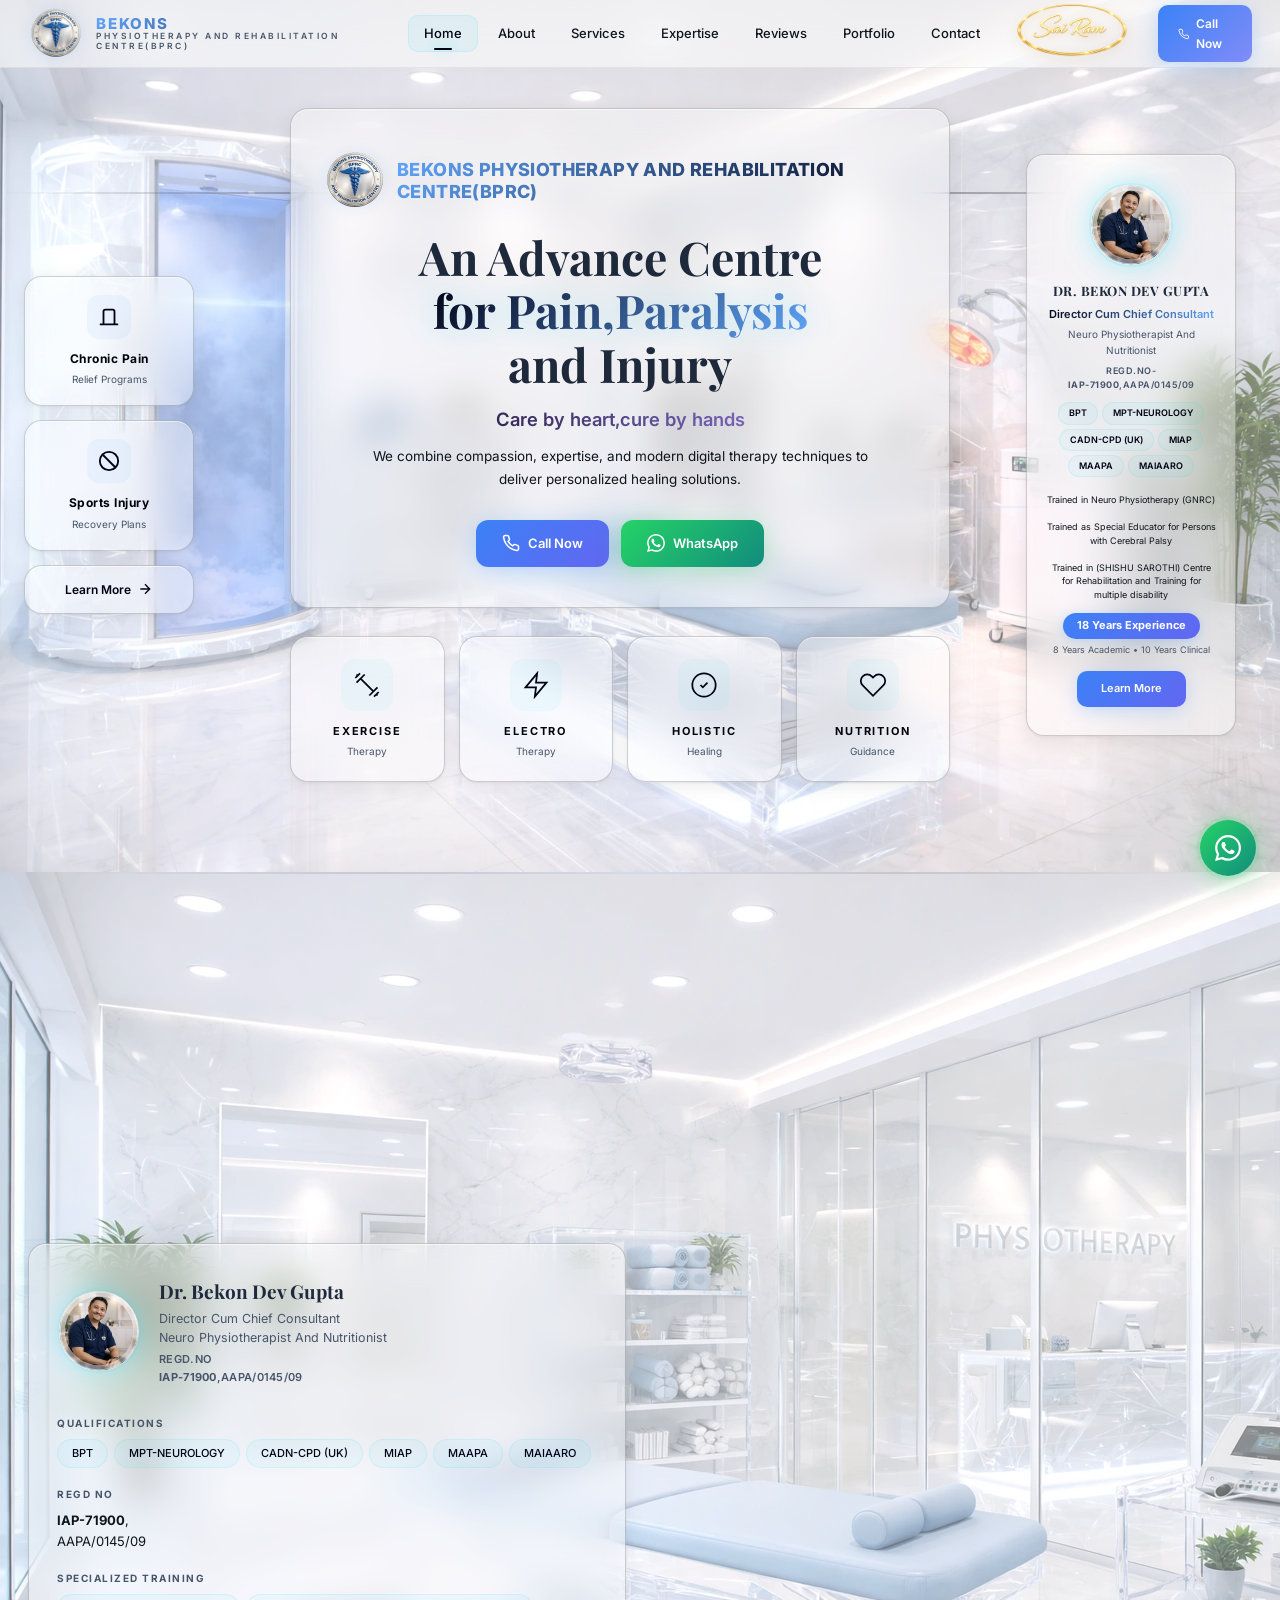
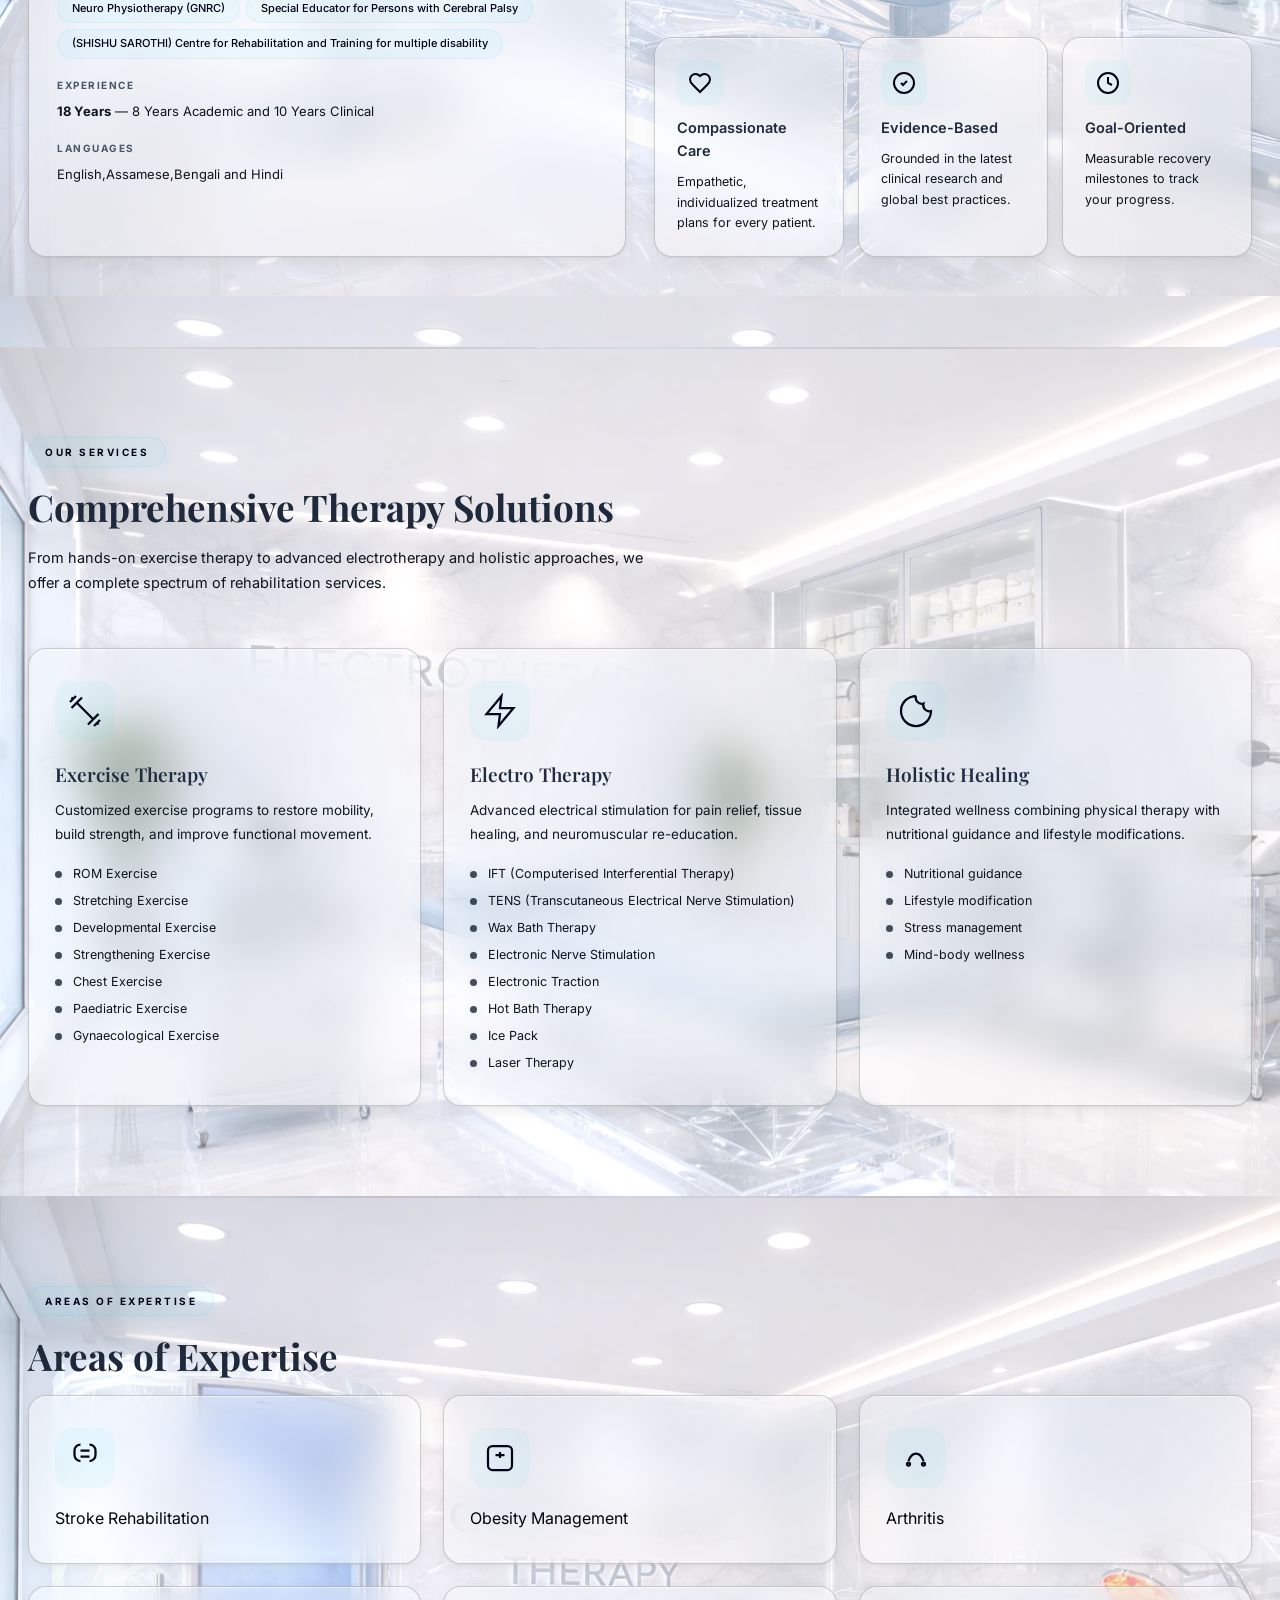
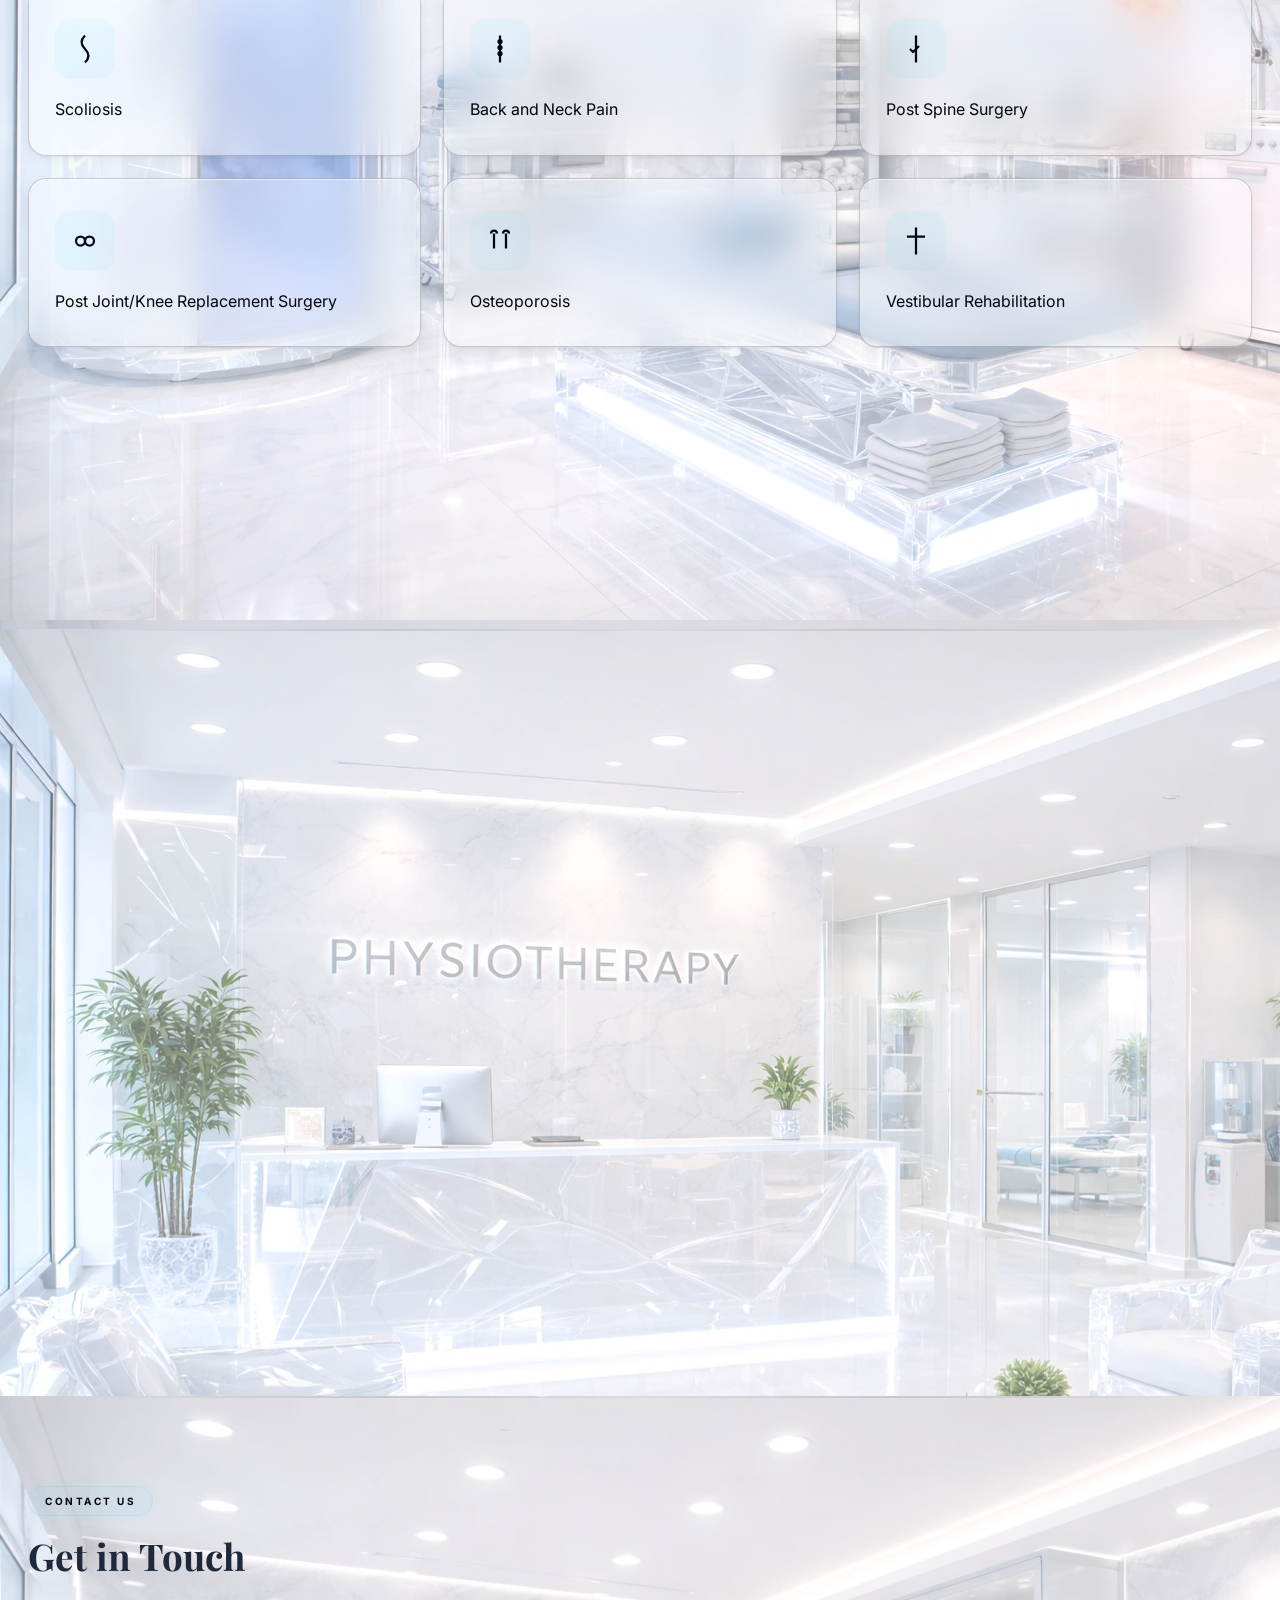
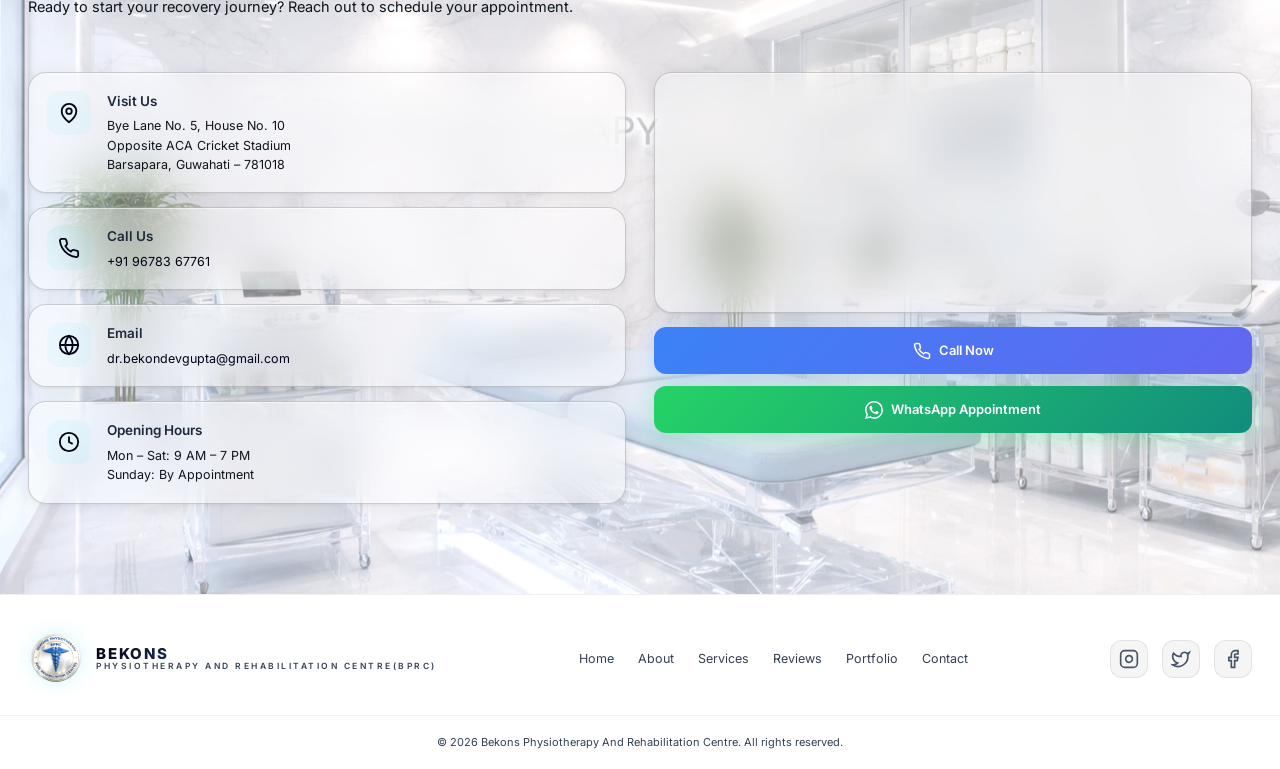
<file: index.html>
<!DOCTYPE html>
<html lang="en">
<head>
  <meta charset="UTF-8" />
  <meta name="viewport" content="width=device-width, initial-scale=1.0" />
  <title>Bekons Physiotherapy And Rehabilitation Centre | Guwahati</title>
  <meta name="description" content="Bekons Physiotherapy And Rehabilitation Centre in Guwahati offers advanced physiotherapy, electrotherapy, exercise therapy, and holistic healing under Dr. Bekon Dev Gupta." />
  <meta name="keywords" content="physiotherapy, rehabilitation, Guwahati, Barsapara, exercise therapy, electrotherapy, holistic healing, Dr. Bekon Dev Gupta, BPRC" />
  <meta property="og:title" content="Bekons Physiotherapy And Rehabilitation Centre | Guwahati" />
  <meta property="og:description" content="Advanced physiotherapy And rehabilitation in Guwahati. Recover faster. Move better. Live stronger." />
  <meta property="og:type" content="website" />
  <link rel="canonical" href="https://www.bekonsphysiotherapy.in" />

  <link rel="preconnect" href="https://fonts.googleapis.com" />
  <link rel="preconnect" href="https://fonts.gstatic.com" crossorigin />
  <link href="https://fonts.googleapis.com/css2?family=Inter:wght@300;400;500;600;700;800&family=Playfair+Display:wght@500;600;700&display=swap" rel="stylesheet" />
  <link rel="stylesheet" href="style.css" />
  <link rel="stylesheet" href="portfolio.css" />
</head>
<body>

  <!-- ====== AMBIENT LIGHT LAYER ====== -->
  <div class="ambient-layer">
    <div class="ambient-orb orb-1"></div>
    <div class="ambient-orb orb-2"></div>
    <div class="ambient-orb orb-3"></div>
    <div class="ambient-orb orb-4"></div>
    <div class="light-streak streak-top"></div>
    <div class="light-streak streak-bottom"></div>
  </div>

  <!-- ====== NAVIGATION ====== -->
  <nav class="glass-nav" id="navbar">
    <div class="nav-inner">
      <a href="#home" class="brand">
        <img src="assets/images/BPRC_logo.png" alt="BPRC Logo" class="brand-logo" />
        <div class="brand-text">
          <span class="brand-name">BEKONS</span>
          <span class="brand-sub">PHYSIOTHERAPY AND REHABILITATION CENTRE(BPRC)</span>
        </div>
      </a>

      <div class="nav-links" id="navMenu">
        <a href="#home" class="nav-link active" data-section="home">Home</a>
        <a href="#about" class="nav-link" data-section="about">About</a>
        <a href="#services" class="nav-link" data-section="services">Services</a>
        <a href="#areas" class="nav-link" data-section="areas">Expertise</a>
        <a href="#reviews" class="nav-link" data-section="reviews">Reviews</a>
        <a href="portfolio.html" class="nav-link">Portfolio</a>
        <a href="#contact" class="nav-link" data-section="contact">Contact</a>
      </div>

       <div class="nav-actions">
         <img src="assets/images/SaiRam.png" alt="Sai Ram" class="sairam-logo" />
        <a href="tel:+919678367761" class="nav-btn">
          <svg width="16" height="16" viewBox="0 0 24 24" fill="none" stroke="currentColor" stroke-width="2" stroke-linecap="round" stroke-linejoin="round"><path d="M22 16.92v3a2 2 0 0 1-2.18 2 19.79 19.79 0 0 1-8.63-3.07 19.5 19.5 0 0 1-6-6 19.79 19.79 0 0 1-3.07-8.67A2 2 0 0 1 4.11 2h3a2 2 0 0 1 2 1.72c.127.96.361 1.903.7 2.81a2 2 0 0 1-.45 2.11L8.09 9.91a16 16 0 0 0 6 6l1.27-1.27a2 2 0 0 1 2.11-.45c.907.339 1.85.573 2.81.7A2 2 0 0 1 22 16.92z"/></svg>
          Call Now
        </a>
      </div> 

      <button class="mobile-toggle" id="mobileToggle" aria-label="Menu">
        <span></span><span></span><span></span>
      </button>
    </div>
  </nav>

  <!-- ====== HERO / HOME ====== -->
  <section class="page-section" id="home" style="background-image: url('assets/images/a1.webp');">
    <div class="scene-bg">
      <div class="clinic-wall"></div>
      <div class="clinic-floor"></div>
      <div class="led-strip led-top"></div>
      <div class="led-strip led-mid"></div>
      <div class="neon-grid"></div>
    </div>

    <div class="scene-content">
      <!-- Left Sidebar Cards -->
      <aside class="sidebar-left" data-depth="0.3">
        <div class="glass-panel sidebar-card anim-in" data-delay="0.2">
          <div class="sidebar-icon">
            <svg width="22" height="22" viewBox="0 0 24 24" fill="none" stroke="currentColor" stroke-width="2"><path d="M18 20V6a2 2 0 0 0-2-2H8a2 2 0 0 0-2 2v14"/><path d="M2 20h20"/><path d="M14 12v.01"/></svg>
          </div>
          <div class="sidebar-label">Chronic Pain</div>
          <div class="sidebar-sub">Relief Programs</div>
        </div>
        <div class="glass-panel sidebar-card anim-in" data-delay="0.4">
          <div class="sidebar-icon">
            <svg width="22" height="22" viewBox="0 0 24 24" fill="none" stroke="currentColor" stroke-width="2"><circle cx="12" cy="12" r="10"/><path d="m4.93 4.93 14.14 14.14"/></svg>
          </div>
          <div class="sidebar-label">Sports Injury</div>
          <div class="sidebar-sub">Recovery Plans</div>
        </div>
        <a href="#services" class="glass-panel sidebar-card sidebar-cta anim-in" data-delay="0.6">
          <span>Learn More</span>
          <svg width="16" height="16" viewBox="0 0 24 24" fill="none" stroke="currentColor" stroke-width="2"><path d="M5 12h14"/><path d="m12 5 7 7-7 7"/></svg>
        </a>
      </aside>

      <!-- Center Panel -->
      <main class="center-stage">
        <div class="hero-glass glass-panel anim-in" data-delay="0">
          <!-- <div class="hero-eyebrow"><img src="assets/images/BPRC_logo.png" alt="BPRC Logo" class="brand-logo" /><span> BEKONS PHYSIOTHERAPY AND REHABILITATION CENTRE(BPRC)</span></div> -->
               <a href="#home" class="brand hero-brand">
        <img src="assets/images/BPRC_logo.png" alt="BPRC Logo" class="brand-logo" />
        <div class="brand-text">
          <span class="brand-name">BEKONS PHYSIOTHERAPY AND REHABILITATION CENTRE(BPRC)</span>
          
        </div>
      </a>
          <h1 class="hero-heading">
            An Advance Centre<br/>
            <span class="glow-text">for Pain,Paralysis</span><br/>
            and Injury
          </h1>
          <p class="hero-tagline">Care by heart,cure by hands</p>
          <p class="hero-desc">
            We combine compassion, expertise, and modern digital therapy techniques
            to deliver personalized healing solutions.
          </p>
          <div class="hero-actions">
            <a href="tel:+919678367761" class="action-btn primary">
              <svg width="18" height="18" viewBox="0 0 24 24" fill="none" stroke="currentColor" stroke-width="2"><path d="M22 16.92v3a2 2 0 0 1-2.18 2 19.79 19.79 0 0 1-8.63-3.07 19.5 19.5 0 0 1-6-6 19.79 19.79 0 0 1-3.07-8.67A2 2 0 0 1 4.11 2h3a2 2 0 0 1 2 1.72c.127.96.361 1.903.7 2.81a2 2 0 0 1-.45 2.11L8.09 9.91a16 16 0 0 0 6 6l1.27-1.27a2 2 0 0 1 2.11-.45c.907.339 1.85.573 2.81.7A2 2 0 0 1 22 16.92z"/></svg>
              Call Now
            </a>
            <a href="https://wa.me/919678367761?text=Hello%2C%20I%20would%20like%20to%20book%20a%20physiotherapy%20appointment%20at%20Bekons%20Physiotherapy%20%26%20Rehabilitation%20Centre." target="_blank" rel="noopener" class="action-btn whatsapp">
              <svg width="18" height="18" viewBox="0 0 24 24" fill="currentColor"><path d="M17.472 14.382c-.297-.149-1.758-.867-2.03-.967-.273-.099-.471-.148-.67.15-.197.297-.767.966-.94 1.164-.173.199-.347.223-.644.075-.297-.15-1.255-.463-2.39-1.475-.883-.788-1.48-1.761-1.653-2.059-.173-.297-.018-.458.13-.606.134-.133.298-.347.446-.52.149-.174.198-.298.298-.497.099-.198.05-.371-.025-.52-.075-.149-.669-1.612-.916-2.207-.242-.579-.487-.5-.669-.51-.173-.008-.371-.01-.57-.01-.198 0-.52.074-.792.372-.272.297-1.04 1.016-1.04 2.479 0 1.462 1.065 2.875 1.213 3.074.149.198 2.096 3.2 5.077 4.487.709.306 1.262.489 1.694.625.712.227 1.36.195 1.871.118.571-.085 1.758-.719 2.006-1.413.248-.694.248-1.289.173-1.413-.074-.124-.272-.198-.57-.347m-5.421 7.403h-.004a9.87 9.87 0 01-5.031-1.378l-.361-.214-3.741.982.998-3.648-.235-.374a9.86 9.86 0 01-1.51-5.26c.001-5.45 4.436-9.884 9.888-9.884 2.64 0 5.122 1.03 6.988 2.898a9.825 9.825 0 012.893 6.994c-.003 5.45-4.437 9.884-9.885 9.884m8.413-18.297A11.815 11.815 0 0012.05 0C5.495 0 .16 5.335.157 11.892c0 2.096.547 4.142 1.588 5.945L.057 24l6.305-1.654a11.882 11.882 0 005.683 1.448h.005c6.554 0 11.89-5.335 11.893-11.893a11.821 11.821 0 00-3.48-8.413z"/></svg>
              WhatsApp
            </a>
          </div>
        </div>

        <!-- Service Icon Strip -->
        <div class="service-strip anim-in" data-delay="0.5">
          <a href="#services" class="service-chip glass-panel" data-tilt>
            <div class="chip-icon">
              <svg width="28" height="28" viewBox="0 0 24 24" fill="none" stroke="currentColor" stroke-width="1.5"><path d="m6.5 6.5 11 11"/><path d="m21 21-1-1"/><path d="m3 3 1 1"/><path d="m18 22 4-4"/><path d="m2 6 4-4"/><path d="m3 10 7-7"/><path d="m14 21 7-7"/></svg>
            </div>
            <span class="chip-label">EXERCISE</span>
            <span class="chip-sub">Therapy</span>
          </a>
          <a href="#services" class="service-chip glass-panel" data-tilt>
            <div class="chip-icon">
              <svg width="28" height="28" viewBox="0 0 24 24" fill="none" stroke="currentColor" stroke-width="1.5"><path d="M13 2 3 14h9l-1 8 10-12h-9l1-8z"/></svg>
            </div>
            <span class="chip-label">ELECTRO</span>
            <span class="chip-sub">Therapy</span>
          </a>
          <a href="#services" class="service-chip glass-panel" data-tilt>
            <div class="chip-icon">
              <svg width="28" height="28" viewBox="0 0 24 24" fill="none" stroke="currentColor" stroke-width="1.5"><path d="M12 22c5.523 0 10-4.477 10-10S17.523 2 12 2 2 6.477 2 12s4.477 10 10 10z"/><path d="m9 12 2 2 4-4"/></svg>
            </div>
            <span class="chip-label">HOLISTIC</span>
            <span class="chip-sub">Healing</span>
          </a>
          <a href="#services" class="service-chip glass-panel" data-tilt>
            <div class="chip-icon">
              <svg width="28" height="28" viewBox="0 0 24 24" fill="none" stroke="currentColor" stroke-width="1.5"><path d="M20.84 4.61a5.5 5.5 0 0 0-7.78 0L12 5.67l-1.06-1.06a5.5 5.5 0 0 0-7.78 7.78l1.06 1.06L12 21.23l7.78-7.78 1.06-1.06a5.5 5.5 0 0 0 0-7.78z"/></svg>
            </div>
            <span class="chip-label">NUTRITION</span>
            <span class="chip-sub">Guidance</span>
          </a>
        </div>
      </main>

      <!-- Right Doctor Card -->
      <aside class="sidebar-right" data-depth="0.3">
        <div class="glass-panel doctor-float-card anim-in" data-delay="0.3">
          <div class="doc-avatar">
            <img src="assets/images/Physio_profile.png" alt="Dr. Bekon Dev Gupta" class="doc-avatar-img" />
          </div>
          <h3 class="doc-name">DR. BEKON DEV GUPTA</h3>
          <p class="doc-role">Director Cum Chief Consultant</p>
          <p class="doc-title">Neuro Physiotherapist And Nutritionist</p>
          <p class="doc-reg">REGD.NO-<br/><b>IAP-71900</b>,AAPA/0145/09</p>
          <div class="doc-quals">
            <span class="qual-tag">BPT</span>
            <span class="qual-tag">MPT-NEUROLOGY</span>
            <span class="qual-tag">CADN-CPD (UK)</span>
            <span class="qual-tag">MIAP</span>
            <span class="qual-tag">MAAPA</span>
            <span class="qual-tag">MAIAARO</span>
          </div>
          <p class="doc-training">Trained in Neuro Physiotherapy (GNRC)<br/><br/>Trained as Special Educator for Persons with Cerebral Palsy<br/><br/>Trained in (SHISHU SAROTHI) Centre for Rehabilitation and Training for multiple disability</p>
          <div class="doc-experience">
            <span class="exp-badge">18 Years Experience</span>
            <p class="exp-detail">8 Years Academic &bull; 10 Years Clinical</p>
          </div>
          <a href="#about" class="doc-btn">Learn More</a>
        </div>
      </aside>
    </div>
  </section>

  <!-- ====== ABOUT ====== -->
  <section class="page-section" id="about" style="background-image: url('assets/images/a3.webp');">
    <div class="section-scene-bg">
      <div class="led-strip led-section-top"></div>
    </div>
    <div class="section-container">
      <div class="sec">
      <div class="section-badge anim-in">About Us</div>
      <h2 class="section-heading anim-in">Restoring Strength, Mobility<br/>And Independence</h2>
      <p class="section-text anim-in">
        Bekons Physiotherapy And Rehabilitation Centre is committed to restoring strength, mobility,
        and independence through compassionate and expert care. We combine evidence-based
        physiotherapy with holistic wellness practices for complete recovery.
      </p></div>

      <div class="about-grid">
        <div class="glass-panel about-doctor anim-in">
          <div class="about-doc-top">
            <div class="about-doc-avatar">
              <img src="assets/images/Physio_profile.png" alt="Dr. Bekon Dev Gupta" class="about-doc-img" />
            </div>
            <div>
              <h3>Dr. Bekon Dev Gupta</h3>
              <p class="doc-subtitle">Director Cum Chief Consultant<br/>Neuro Physiotherapist And Nutritionist</p>
              <p class="doc-reg-about">REGD.NO<br/><b>IAP-71900</b>,AAPA/0145/09</p>
            </div>
          </div>
          <div class="doc-details">
            <div class="detail-group">
              <h4>Qualifications</h4>
              <div class="detail-tags">
                <span>BPT</span><span>MPT-NEUROLOGY</span><span>CADN-CPD (UK)</span><span>MIAP</span><span>MAAPA</span><span>MAIAARO</span>
              </div>
            </div>
            <div class="detail-group">
              <h4>Regd no</h4>
              <p><b>IAP-71900</b>,<br>AAPA/0145/09</p>
            </div>
            <div class="detail-group">
              <h4>Specialized Training</h4>
              <div class="detail-tags">
                <span>Neuro Physiotherapy (GNRC)</span>
                <span>Special Educator for Persons with Cerebral Palsy</span>
                <span>(SHISHU SAROTHI) Centre for Rehabilitation and Training for multiple disability</span>
              </div>
            </div>
            <div class="detail-group">
              <h4>Experience</h4>
              <p><strong>18 Years</strong> — 8 Years Academic and 10 Years Clinical</p>
            
            </div>
            <div class="detail-group">
               <h4>Languages</h4>
              <p>English,Assamese,Bengali and Hindi</p>
            </div>
          </div>
        </div>

        <!-- Banner Image + Values -->
        <div class="about-right-col">
          <div class="glass-panel about-banner-card anim-in" data-delay="0.15">
            <img src="assets/images/Physio_banner.png" alt="Dr. Bekon with patient during physiotherapy session" class="about-banner-img" />
            <div class="banner-overlay">
              <span class="banner-caption">Personalized Care And Expert Treatment</span>
            </div>
          </div>

          <div class="about-values">
            <div class="glass-panel value-tile anim-in" data-delay="0.1">
              <div class="value-icon">
                <svg width="24" height="24" viewBox="0 0 24 24" fill="none" stroke="currentColor" stroke-width="2"><path d="M19 14c1.49-1.46 3-3.21 3-5.5A5.5 5.5 0 0 0 16.5 3c-1.76 0-3 .5-4.5 2-1.5-1.5-2.74-2-4.5-2A5.5 5.5 0 0 0 2 8.5c0 2.3 1.5 4.05 3 5.5l7 7Z"/></svg>
              </div>
              <h4>Compassionate Care</h4>
              <p>Empathetic, individualized treatment plans for every patient.</p>
            </div>
            <div class="glass-panel value-tile anim-in" data-delay="0.2">
              <div class="value-icon">
                <svg width="24" height="24" viewBox="0 0 24 24" fill="none" stroke="currentColor" stroke-width="2"><circle cx="12" cy="12" r="10"/><path d="m9 12 2 2 4-4"/></svg>
              </div>
              <h4>Evidence-Based</h4>
              <p>Grounded in the latest clinical research and global best practices.</p>
            </div>
            <div class="glass-panel value-tile anim-in" data-delay="0.3">
              <div class="value-icon">
                <svg width="24" height="24" viewBox="0 0 24 24" fill="none" stroke="currentColor" stroke-width="2"><circle cx="12" cy="12" r="10"/><polyline points="12 6 12 12 16 14"/></svg>
              </div>
              <h4>Goal-Oriented</h4>
              <p>Measurable recovery milestones to track your progress.</p>
            </div>
          </div>
        </div>
      </div>
    </div>
  </section>

  <!-- ====== SERVICES ====== -->
  <section class="page-section services-section" id="services" style="background-image: url('assets/images/a2.webp');">
    <div class="section-scene-bg">
      <div class="led-strip led-section-top"></div>
    </div>
    <div class="section-container">
      <div class="section-badge anim-in">Our Services</div>
      <h2 class="section-heading anim-in">Comprehensive Therapy Solutions</h2>
      <p class="section-text anim-in">
        From hands-on exercise therapy to advanced electrotherapy and holistic approaches,
        we offer a complete spectrum of rehabilitation services.
      </p>

      <div class="services-grid">
        <div class="glass-panel service-tile anim-in" data-delay="0.1" data-tilt>
          <div class="service-glow"></div>
          <div class="service-icon-lg">
            <svg width="36" height="36" viewBox="0 0 24 24" fill="none" stroke="currentColor" stroke-width="1.5"><path d="m6.5 6.5 11 11"/><path d="m21 21-1-1"/><path d="m3 3 1 1"/><path d="m18 22 4-4"/><path d="m2 6 4-4"/><path d="m3 10 7-7"/><path d="m14 21 7-7"/></svg>
          </div>
          <h3>Exercise Therapy</h3>
          <p>Customized exercise programs to restore mobility, build strength, and improve functional movement.</p>
          <ul class="service-list">
            <li>ROM Exercise</li>
            <li>Stretching Exercise</li>
            <li>Developmental Exercise</li>
            <li>Strengthening Exercise</li>
            <li>Chest Exercise</li>
            <li>Paediatric Exercise</li>
            <li>Gynaecological Exercise</li>
          </ul>
          <div class="service-glow-border"></div>
        </div>

        <div class="glass-panel service-tile anim-in" data-delay="0.2" data-tilt>
          <div class="service-glow"></div>
          <div class="service-icon-lg">
            <svg width="36" height="36" viewBox="0 0 24 24" fill="none" stroke="currentColor" stroke-width="1.5"><path d="M13 2 3 14h9l-1 8 10-12h-9l1-8z"/></svg>
          </div>
          <h3>Electro Therapy</h3>
          <p>Advanced electrical stimulation for pain relief, tissue healing, and neuromuscular re-education.</p>
          <ul class="service-list">
            <li>IFT (Computerised Interferential Therapy)</li>
            <li>TENS (Transcutaneous Electrical Nerve Stimulation)</li>
            <li>Wax Bath Therapy</li>
            <li>Electronic Nerve Stimulation</li>
            <li>Electronic Traction</li>
            <li>Hot Bath Therapy</li>
            <li>Ice Pack</li>
            <li>Laser Therapy</li>
          </ul>
          <div class="service-glow-border"></div>
        </div>

        <div class="glass-panel service-tile anim-in" data-delay="0.3" data-tilt>
          <div class="service-glow"></div>
          <div class="service-icon-lg">
            <svg width="36" height="36" viewBox="0 0 24 24" fill="none" stroke="currentColor" stroke-width="1.5"><path d="M12 2a10 10 0 1 0 10 10 4 4 0 0 1-5-5 4 4 0 0 1-5-5"/><path d="M8.5 8.5v.01"/><path d="M16 15.5v.01"/><path d="M12 12v.01"/><path d="M11 17v.01"/><path d="M7 14v.01"/></svg>
          </div>
          <h3>Holistic Healing</h3>
          <p>Integrated wellness combining physical therapy with nutritional guidance and lifestyle modifications.</p>
          <ul class="service-list">
            <li>Nutritional guidance</li>
            <li>Lifestyle modification</li>
            <li>Stress management</li>
            <li>Mind-body wellness</li>
          </ul>
          <div class="service-glow-border"></div>
        </div>
      </div>
    </div>
  </section>

   <!-- ====== Areas of Expertise ====== -->
  <section class="page-section services-section" id="areas" style="background-image: url('assets/images/a1.webp');">
    <div class="section-scene-bg">
      <div class="led-strip led-section-top"></div>
    </div>
    <div class="section-container">
      <div class="section-badge anim-in">Areas of Expertise</div>
      <h2 class="section-heading anim-in">Areas of Expertise</h2>

       <div class="services-grid">

  <!-- Stroke Rehabilitation -->
  <div class="glass-panel service-tile anim-in" data-delay="0.1" data-tilt>
    <div class="service-glow"></div>
    <div class="service-icon-lg">
      <svg width="36" height="36" viewBox="0 0 24 24" fill="none" stroke="currentColor" stroke-width="1.5">
        <path d="M9 3a4 4 0 0 0-4 4v3a4 4 0 0 0 4 4"/>
        <path d="M15 3a4 4 0 0 1 4 4v3a4 4 0 0 1-4 4"/>
        <path d="M9 7h6"/>
        <path d="M9 11h6"/>
      </svg>
    </div>
    <span class="service-label">Stroke Rehabilitation</span>
    <div class="service-glow-border"></div>
  </div>

  <!-- Obesity Management -->
  <div class="glass-panel service-tile anim-in" data-delay="0.2" data-tilt>
    <div class="service-glow"></div>
    <div class="service-icon-lg">
      <svg width="36" height="36" viewBox="0 0 24 24" fill="none" stroke="currentColor" stroke-width="1.5">
        <rect x="4" y="4" width="16" height="16" rx="3"/>
        <path d="M12 8v4"/>
        <path d="M9 10h6"/>
      </svg>
    </div>
    <span class="service-label">Obesity Management</span>
    <div class="service-glow-border"></div>
  </div>

  <!-- Arthritis -->
  <div class="glass-panel service-tile anim-in" data-delay="0.3" data-tilt>
    <div class="service-glow"></div>
    <div class="service-icon-lg">
      <svg width="36" height="36" viewBox="0 0 24 24" fill="none" stroke="currentColor" stroke-width="1.5">
        <path d="M7 14c1-3 3-5 5-5s4 2 5 5"/>
        <circle cx="7" cy="16" r="1"/>
        <circle cx="17" cy="16" r="1"/>
      </svg>
    </div>
    <span class="service-label">Arthritis</span>
    <div class="service-glow-border"></div>
  </div>

  <!-- Scoliosis -->
  <div class="glass-panel service-tile anim-in" data-delay="0.4" data-tilt>
    <div class="service-glow"></div>
    <div class="service-icon-lg">
      <svg width="36" height="36" viewBox="0 0 24 24" fill="none" stroke="currentColor" stroke-width="1.5">
        <path d="M12 3c-3 3-3 6 0 9s3 6 0 9"/>
      </svg>
    </div>
    <span class="service-label">Scoliosis</span>
    <div class="service-glow-border"></div>
  </div>

  <!-- Back and Neck Pain -->
  <div class="glass-panel service-tile anim-in" data-delay="0.5" data-tilt>
    <div class="service-glow"></div>
    <div class="service-icon-lg">
      <svg width="36" height="36" viewBox="0 0 24 24" fill="none" stroke="currentColor" stroke-width="1.5">
        <path d="M12 3v18"/>
        <circle cx="12" cy="7" r="1"/>
        <circle cx="12" cy="11" r="1"/>
        <circle cx="12" cy="15" r="1"/>
      </svg>
    </div>
    <span class="service-label">Back and Neck Pain</span>
    <div class="service-glow-border"></div>
  </div>

  <!-- Post Spine Surgery -->
  <div class="glass-panel service-tile anim-in" data-delay="0.6" data-tilt>
    <div class="service-glow"></div>
    <div class="service-icon-lg">
      <svg width="36" height="36" viewBox="0 0 24 24" fill="none" stroke="currentColor" stroke-width="1.5">
        <path d="M12 3v18"/>
        <path d="M8 12l2 2 4-4"/>
      </svg>
    </div>
    <span class="service-label">Post Spine Surgery</span>
    <div class="service-glow-border"></div>
  </div>

  <!-- Knee Replacement -->
  <div class="glass-panel service-tile anim-in" data-delay="0.7" data-tilt>
    <div class="service-glow"></div>
    <div class="service-icon-lg">
      <svg width="36" height="36" viewBox="0 0 24 24" fill="none" stroke="currentColor" stroke-width="1.5">
        <circle cx="9" cy="12" r="3"/>
        <circle cx="15" cy="12" r="3"/>
      </svg>
    </div>
    <span class="service-label">Post Joint/Knee Replacement Surgery</span>
    <div class="service-glow-border"></div>
  </div>

  <!-- Osteoporosis -->
  <div class="glass-panel service-tile anim-in" data-delay="0.8" data-tilt>
    <div class="service-glow"></div>
    <div class="service-icon-lg">
      <svg width="36" height="36" viewBox="0 0 24 24" fill="none" stroke="currentColor" stroke-width="1.5">
        <path d="M6 7a2 2 0 1 1 4 0"/>
        <path d="M14 7a2 2 0 1 1 4 0"/>
        <path d="M8 7v10"/>
        <path d="M16 7v10"/>
      </svg>
    </div>
    <span class="service-label">Osteoporosis</span>
    <div class="service-glow-border"></div>
  </div>

  <!-- Vestibular Rehabilitation -->
  <div class="glass-panel service-tile anim-in" data-delay="0.9" data-tilt>
    <div class="service-glow"></div>
    <div class="service-icon-lg">
      <svg width="36" height="36" viewBox="0 0 24 24" fill="none" stroke="currentColor" stroke-width="1.5">
        <path d="M12 3v18"/>
        <path d="M6 9h12"/>
      </svg>
    </div>
    <span class="service-label">Vestibular Rehabilitation</span>
    <div class="service-glow-border"></div>
  </div>

  <!-- Cerebral Palsy -->
  <div class="glass-panel service-tile anim-in" data-delay="1.0" data-tilt>
    <div class="service-glow"></div>
    <div class="service-icon-lg">
      <svg width="36" height="36" viewBox="0 0 24 24" fill="none" stroke="currentColor" stroke-width="1.5">
        <circle cx="12" cy="6" r="2"/>
        <path d="M12 8v6"/>
        <path d="M9 14l-2 4"/>
        <path d="M15 14l2 4"/>
      </svg>
    </div>
    <span class="service-label">Cerebral Palsy</span>
    <div class="service-glow-border"></div>
  </div>

</div>
      
  </section>



  <!-- ====== HAPPY CUSTOMERS REVIEWS ====== -->
  <section class="page-section" id="reviews" style="background-image: url('assets/images/a4.webp');">
    <div class="section-scene-bg">
      <div class="led-strip led-section-top"></div>
    </div>
    <div class="section-container">
      <div class="section-badge anim-in">Testimonials</div>
      <h2 class="section-heading anim-in">Happy Customers</h2>
      <p class="section-text anim-in">
        Hear from our patients who have experienced life-changing recovery at Bekons Physiotherapy.
      </p>

      <div class="review-slider anim-in" id="reviewSlider">
        <div class="review-track">
          <div class="glass-panel review-card">
            <div class="review-stars">&#9733;&#9733;&#9733;&#9733;&#9733;</div>
            <p class="review-text">&ldquo;Nice Doctor and kind hearted person . The facility is well-sanitised, creating a safe environment for rehabilitation. Excellent choice for physiotherapy.&rdquo;</p>
            <div class="review-author">
              <div class="review-avatar">M</div>
              <div>
                <span class="review-name">Manjit Kumar</span>
                
              </div>
            </div>
          </div>

          <div class="glass-panel review-card">
            <div class="review-stars">&#9733;&#9733;&#9733;&#9733;&#9733;</div>
            <p class="review-text">&ldquo;I have done Treatment of My father for Diabetic Neuropathy.Now My father is well.I am satisfied with Dr.Bekon Dev Gupta&rdquo;</p>
            <div class="review-author">
              <div class="review-avatar">G</div>
              <div>
                <span class="review-name">Gautam</span>
                
              </div>
            </div>
          </div>

          <div class="glass-panel review-card">
            <div class="review-stars">&#9733;&#9733;&#9733;&#9733;&#9733;</div>
            <p class="review-text">&ldquo;My husband had a Brain Stroke and got Paralysis. I took treatment from Dr. Bekon Dev Gupta. Now My husband has no difficulty. I am fully satisfied&rdquo;</p>
            <div class="review-author">
              <div class="review-avatar">P</div>
              <div>
                <span class="review-name">Pinki Das</span>
              
              </div>
            </div>
          </div>

          <div class="glass-panel review-card">
            <div class="review-stars">&#9733;&#9733;&#9733;&#9733;&#9733;</div>
            <p class="review-text">&ldquo;I treated my father for shoulder pain and the pain has very much relieved.I am happy and fully satisfied.I request other to visit Dr. Bekon Dev Gupta for any treatment.&rdquo;</p>
            <div class="review-author">
              <div class="review-avatar">U</div>
              <div>
                <span class="review-name">Uma Sharma</span>
               
              </div>
            </div>
          </div>

          <div class="glass-panel review-card">
            <div class="review-stars">&#9733;&#9733;&#9733;&#9733;&#9733;</div>
            <p class="review-text">&ldquo;Bekons Physiotherapy and Rehabilitation Centre (BPRC) provides excellent and effective treatment. The professional staff offers a wide range of services, including physiotherapy, rehabilitation, and personalized care, ensuring a successful recovery for every patient&rdquo;</p>
            <div class="review-author">
              <div class="review-avatar">A</div>
              <div>
                <span class="review-name">Ayush Dhar</span>
               
              </div>
            </div>
          </div>

          <div class="glass-panel review-card">
            <div class="review-stars">&#9733;&#9733;&#9733;&#9733;&#9733;</div>
            <p class="review-text">&ldquo;I have done my treatment for my father for diabetic neuropathy and my father has improved. I am very much satisfied with Dr.Bekon Dev Gupta&rdquo;</p>
            <div class="review-author">
              <div class="review-avatar">S</div>
              <div>
                <span class="review-name">Sanskriti Dhali</span>
                
              </div>
            </div>
          </div>
        </div>
        <div class="review-dots" id="reviewDots"></div>
        <button class="review-arrow review-prev" id="reviewPrev" aria-label="Previous review">
          <svg width="20" height="20" viewBox="0 0 24 24" fill="none" stroke="currentColor" stroke-width="2" stroke-linecap="round" stroke-linejoin="round"><path d="M15 18l-6-6 6-6"/></svg>
        </button>
        <button class="review-arrow review-next" id="reviewNext" aria-label="Next review">
          <svg width="20" height="20" viewBox="0 0 24 24" fill="none" stroke="currentColor" stroke-width="2" stroke-linecap="round" stroke-linejoin="round"><path d="M9 18l6-6-6-6"/></svg>
        </button>
      </div>
    </div>
  </section>

  <!-- ====== CONTACT ====== -->
  <section class="page-section" id="contact" style="background-image: url('assets/images/a2.webp');">
    <div class="section-scene-bg">
      <div class="led-strip led-section-top"></div>
    </div>
    <div class="section-container"> 
      <div class="section-badge anim-in">Contact Us</div>
      <h2 class="section-heading anim-in">Get in Touch</h2>
      <p class="section-text anim-in">Ready to start your recovery journey? Reach out to schedule your appointment.</p>

      <div class="contact-layout">
        <div class="contact-cards">
          <div class="glass-panel contact-tile anim-in" data-delay="0.1">
            <div class="ct-icon">
              <svg width="22" height="22" viewBox="0 0 24 24" fill="none" stroke="currentColor" stroke-width="2"><path d="M20 10c0 6-8 12-8 12s-8-6-8-12a8 8 0 0 1 16 0Z"/><circle cx="12" cy="10" r="3"/></svg>
            </div>
            <div>
              <h4>Visit Us</h4>
              <p>Bye Lane No. 5, House No. 10<br/>Opposite ACA Cricket Stadium<br/>Barsapara, Guwahati – 781018</p>
            </div>
          </div>
          <div class="glass-panel contact-tile anim-in" data-delay="0.15">
            <div class="ct-icon">
              <svg width="22" height="22" viewBox="0 0 24 24" fill="none" stroke="currentColor" stroke-width="2"><path d="M22 16.92v3a2 2 0 0 1-2.18 2 19.79 19.79 0 0 1-8.63-3.07 19.5 19.5 0 0 1-6-6 19.79 19.79 0 0 1-3.07-8.67A2 2 0 0 1 4.11 2h3a2 2 0 0 1 2 1.72c.127.96.361 1.903.7 2.81a2 2 0 0 1-.45 2.11L8.09 9.91a16 16 0 0 0 6 6l1.27-1.27a2 2 0 0 1 2.11-.45c.907.339 1.85.573 2.81.7A2 2 0 0 1 22 16.92z"/></svg>
            </div>
            <div>
              <h4>Call Us</h4>
              <p><a href="tel:+919678367761">+91 96783 67761</a></p>
            </div>
          </div>
          <div class="glass-panel contact-tile anim-in" data-delay="0.2">
            <div class="ct-icon">
              <svg width="22" height="22" viewBox="0 0 24 24" fill="none" stroke="currentColor" stroke-width="2"><circle cx="12" cy="12" r="10"/><path d="M2 12h20"/><path d="M12 2a15.3 15.3 0 0 1 4 10 15.3 15.3 0 0 1-4 10 15.3 15.3 0 0 1-4-10 15.3 15.3 0 0 1 4-10z"/></svg>
            </div>
            <div>
              <h4>Email</h4>
              <p>
  <a href="mailto:dr.bekondevgupta@gmail.com" target="_blank" rel="noopener">
    dr.bekondevgupta@gmail.com
  </a>
</p>
            </div>
          </div>
          <div class="glass-panel contact-tile anim-in" data-delay="0.25">
            <div class="ct-icon">
              <svg width="22" height="22" viewBox="0 0 24 24" fill="none" stroke="currentColor" stroke-width="2"><circle cx="12" cy="12" r="10"/><polyline points="12 6 12 12 16 14"/></svg>
            </div>
            <div>
              <h4>Opening Hours</h4>
              <p>Mon – Sat: 9 AM – 7 PM<br/>Sunday: By Appointment</p>
            </div>
          </div>
        </div>

        <div class="contact-right anim-in" data-delay="0.3">
          <div class="glass-panel map-wrap">
            <iframe title="Bekons Physiotherapy Location" src="https://www.google.com/maps/embed?pb=!1m18!1m12!1m3!1d3581.5!2d91.7742!3d26.1274!2m3!1f0!2f0!3f0!3m2!1i1024!2i768!4f13.1!3m3!1m2!1s0x0%3A0x0!2zMjbCsDA3JzM4LjYiTiA5McKwNDYnMjcuMSJF!5e0!3m2!1sen!2sin!4v1700000000000" width="100%" height="220" style="border:0;border-radius:12px;" allowfullscreen="" loading="lazy"></iframe>
          </div>
          <div class="contact-btns">
            <a href="tel:+919678367761" class="action-btn primary full-w">
              <svg width="18" height="18" viewBox="0 0 24 24" fill="none" stroke="currentColor" stroke-width="2"><path d="M22 16.92v3a2 2 0 0 1-2.18 2 19.79 19.79 0 0 1-8.63-3.07 19.5 19.5 0 0 1-6-6 19.79 19.79 0 0 1-3.07-8.67A2 2 0 0 1 4.11 2h3a2 2 0 0 1 2 1.72c.127.96.361 1.903.7 2.81a2 2 0 0 1-.45 2.11L8.09 9.91a16 16 0 0 0 6 6l1.27-1.27a2 2 0 0 1 2.11-.45c.907.339 1.85.573 2.81.7A2 2 0 0 1 22 16.92z"/></svg>
              Call Now
            </a>
            <a href="https://wa.me/919678367761?text=Hello%2C%20I%20would%20like%20to%20book%20a%20physiotherapy%20appointment%20at%20Bekons%20Physiotherapy%20%26%20Rehabilitation%20Centre." target="_blank" rel="noopener" class="action-btn whatsapp full-w">
              <svg width="18" height="18" viewBox="0 0 24 24" fill="currentColor"><path d="M17.472 14.382c-.297-.149-1.758-.867-2.03-.967-.273-.099-.471-.148-.67.15-.197.297-.767.966-.94 1.164-.173.199-.347.223-.644.075-.297-.15-1.255-.463-2.39-1.475-.883-.788-1.48-1.761-1.653-2.059-.173-.297-.018-.458.13-.606.134-.133.298-.347.446-.52.149-.174.198-.298.298-.497.099-.198.05-.371-.025-.52-.075-.149-.669-1.612-.916-2.207-.242-.579-.487-.5-.669-.51-.173-.008-.371-.01-.57-.01-.198 0-.52.074-.792.372-.272.297-1.04 1.016-1.04 2.479 0 1.462 1.065 2.875 1.213 3.074.149.198 2.096 3.2 5.077 4.487.709.306 1.262.489 1.694.625.712.227 1.36.195 1.871.118.571-.085 1.758-.719 2.006-1.413.248-.694.248-1.289.173-1.413-.074-.124-.272-.198-.57-.347m-5.421 7.403h-.004a9.87 9.87 0 01-5.031-1.378l-.361-.214-3.741.982.998-3.648-.235-.374a9.86 9.86 0 01-1.51-5.26c.001-5.45 4.436-9.884 9.888-9.884 2.64 0 5.122 1.03 6.988 2.898a9.825 9.825 0 012.893 6.994c-.003 5.45-4.437 9.884-9.885 9.884m8.413-18.297A11.815 11.815 0 0012.05 0C5.495 0 .16 5.335.157 11.892c0 2.096.547 4.142 1.588 5.945L.057 24l6.305-1.654a11.882 11.882 0 005.683 1.448h.005c6.554 0 11.89-5.335 11.893-11.893a11.821 11.821 0 00-3.48-8.413z"/></svg>
              WhatsApp Appointment
            </a>
          </div>
        </div>
      </div>
    </div>
  </section>

  <!-- ====== FOOTER ====== -->
  <footer class="glass-footer">
    <div class="footer-inner">
      <div class="footer-brand">
        <a href="#home" class="brand">
          <img src="assets/images/BPRC_logo.png" alt="BPRC Logo" class="brand-logo footer-logo" />
          <div class="brand-text">
            <span class="brand-name">BEKONS</span>
            <span class="brand-sub">PHYSIOTHERAPY AND REHABILITATION CENTRE(BPRC)</span>
          </div>
        </a>
      </div>
      <div class="footer-nav">
        <a href="#home">Home</a>
        <a href="#about">About</a>
        <a href="#services">Services</a>
        <a href="#reviews">Reviews</a>
        <a href="portfolio.html">Portfolio</a>
        <a href="#contact">Contact</a>
      </div>
      <div class="footer-social">
        <a href="#" aria-label="Instagram"><svg width="20" height="20" viewBox="0 0 24 24" fill="none" stroke="currentColor" stroke-width="2"><rect x="2" y="2" width="20" height="20" rx="5" ry="5"/><path d="M16 11.37A4 4 0 1 1 12.63 8 4 4 0 0 1 16 11.37z"/><line x1="17.5" y1="6.5" x2="17.51" y2="6.5"/></svg></a>
        <a href="#" aria-label="Twitter"><svg width="20" height="20" viewBox="0 0 24 24" fill="none" stroke="currentColor" stroke-width="2"><path d="M22 4s-.7 2.1-2 3.4c1.6 10-9.4 17.3-18 11.6 2.2.1 4.4-.6 6-2C3 15.5.5 9.6 3 5c2.2 2.6 5.6 4.1 9 4-.9-4.2 4-6.6 7-3.8 1.1 0 3-1.2 3-1.2z"/></svg></a>
        <a href="#" aria-label="Facebook"><svg width="20" height="20" viewBox="0 0 24 24" fill="none" stroke="currentColor" stroke-width="2"><path d="M18 2h-3a5 5 0 0 0-5 5v3H7v4h3v8h4v-8h3l1-4h-4V7a1 1 0 0 1 1-1h3z"/></svg></a>
      </div>
    </div>
    <div class="footer-copy">
      <p>&copy; 2026 Bekons Physiotherapy And Rehabilitation Centre. All rights reserved.</p>
    </div>
  </footer>

  <!-- Floating WhatsApp FAB -->
  <a href="https://wa.me/919678367761?text=Hello%2C%20I%20would%20like%20to%20book%20a%20physiotherapy%20appointment%20at%20Bekons%20Physiotherapy%20%26%20Rehabilitation%20Centre." target="_blank" rel="noopener" class="fab-wa" aria-label="WhatsApp">
    <svg viewBox="0 0 24 24" fill="currentColor" width="26" height="26"><path d="M17.472 14.382c-.297-.149-1.758-.867-2.03-.967-.273-.099-.471-.148-.67.15-.197.297-.767.966-.94 1.164-.173.199-.347.223-.644.075-.297-.15-1.255-.463-2.39-1.475-.883-.788-1.48-1.761-1.653-2.059-.173-.297-.018-.458.13-.606.134-.133.298-.347.446-.52.149-.174.198-.298.298-.497.099-.198.05-.371-.025-.52-.075-.149-.669-1.612-.916-2.207-.242-.579-.487-.5-.669-.51-.173-.008-.371-.01-.57-.01-.198 0-.52.074-.792.372-.272.297-1.04 1.016-1.04 2.479 0 1.462 1.065 2.875 1.213 3.074.149.198 2.096 3.2 5.077 4.487.709.306 1.262.489 1.694.625.712.227 1.36.195 1.871.118.571-.085 1.758-.719 2.006-1.413.248-.694.248-1.289.173-1.413-.074-.124-.272-.198-.57-.347m-5.421 7.403h-.004a9.87 9.87 0 01-5.031-1.378l-.361-.214-3.741.982.998-3.648-.235-.374a9.86 9.86 0 01-1.51-5.26c.001-5.45 4.436-9.884 9.888-9.884 2.64 0 5.122 1.03 6.988 2.898a9.825 9.825 0 012.893 6.994c-.003 5.45-4.437 9.884-9.885 9.884m8.413-18.297A11.815 11.815 0 0012.05 0C5.495 0 .16 5.335.157 11.892c0 2.096.547 4.142 1.588 5.945L.057 24l6.305-1.654a11.882 11.882 0 005.683 1.448h.005c6.554 0 11.89-5.335 11.893-11.893a11.821 11.821 0 00-3.48-8.413z"/></svg>
  </a>

  <script src="script.js"></script>
</body>
</html>
</file>
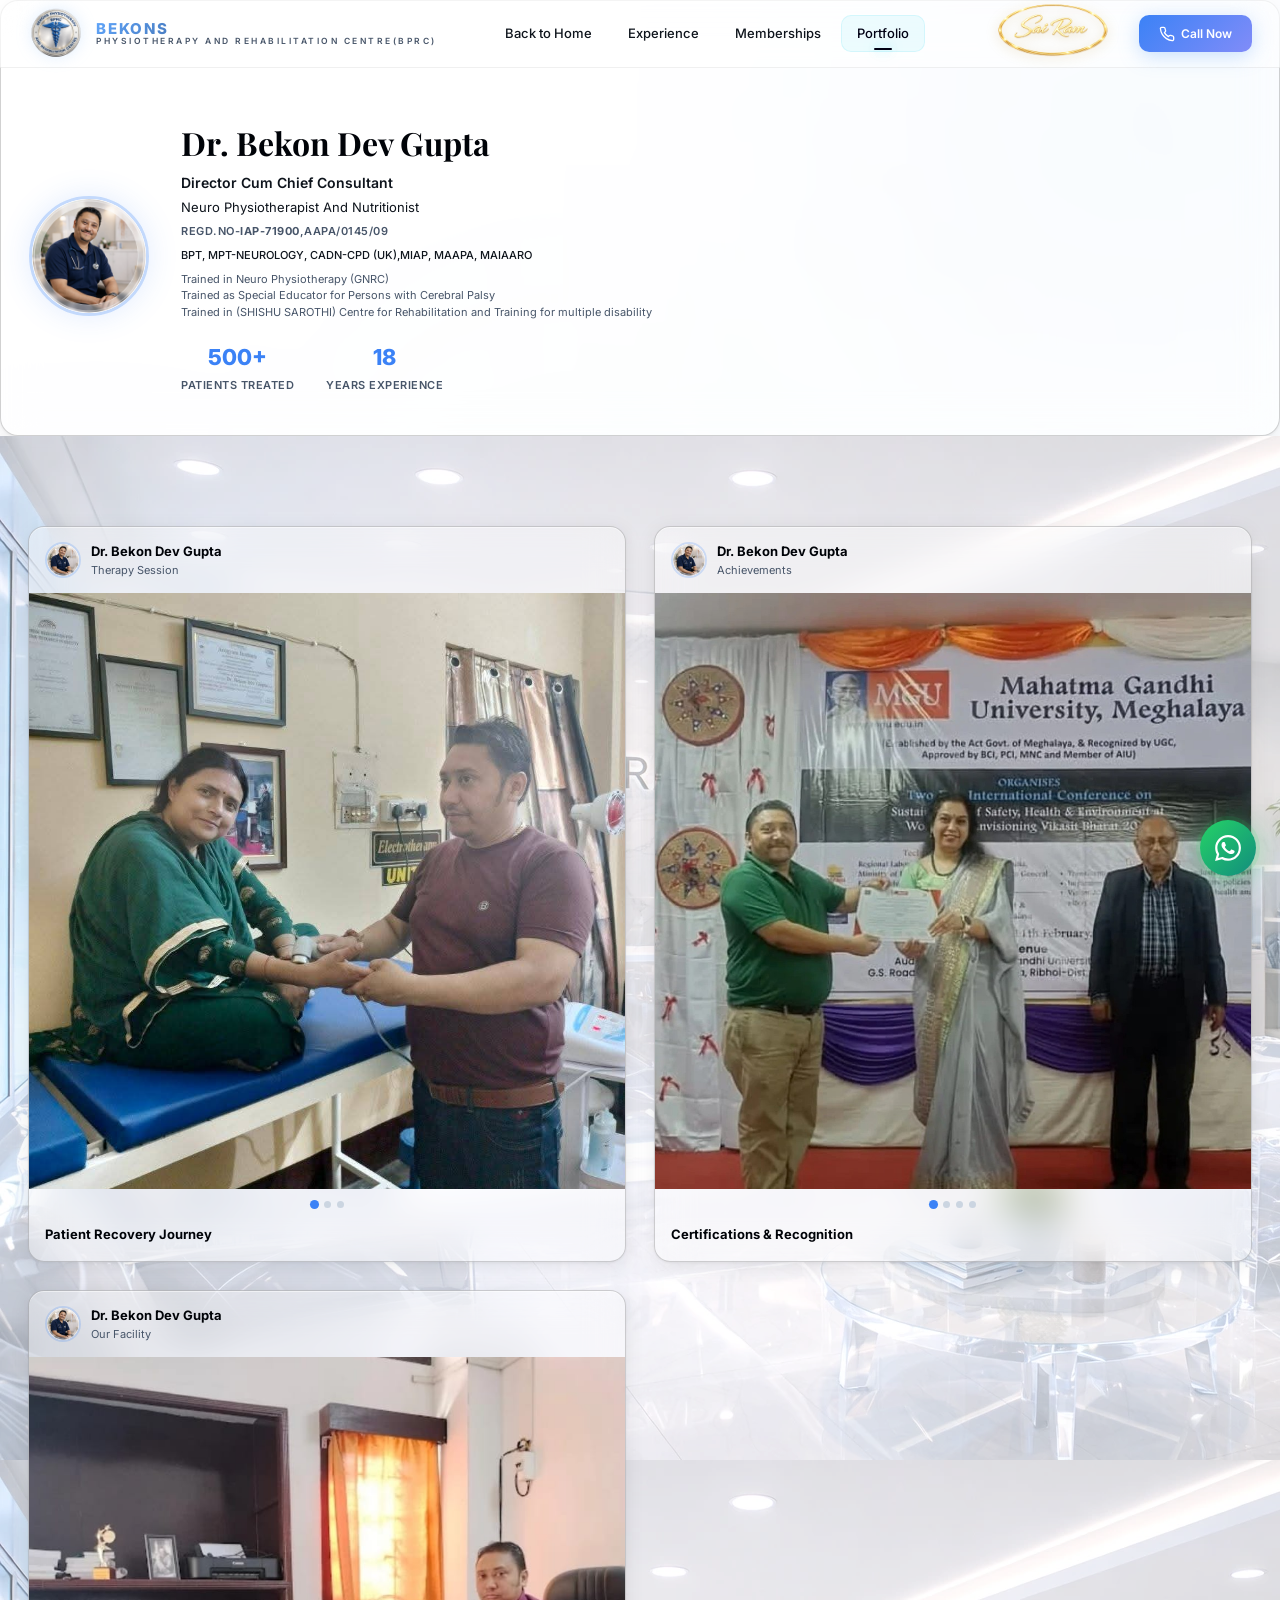
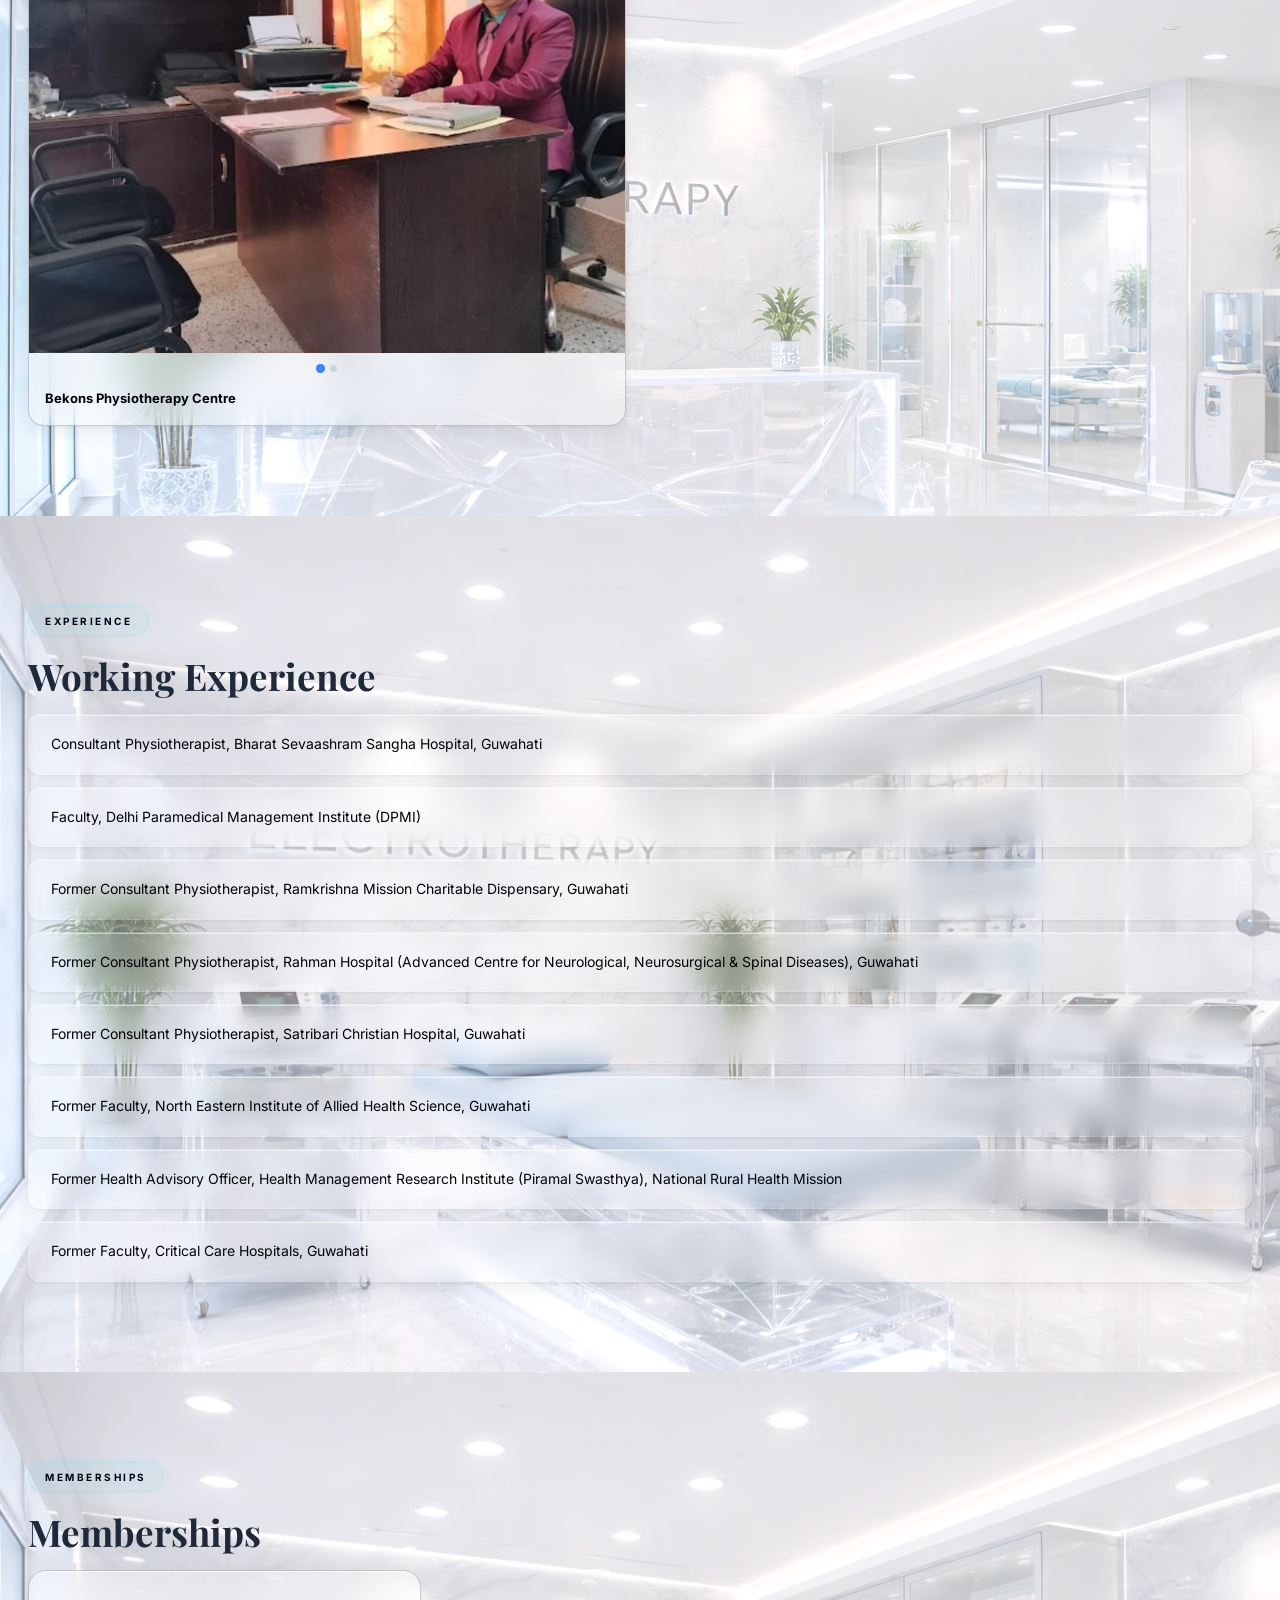
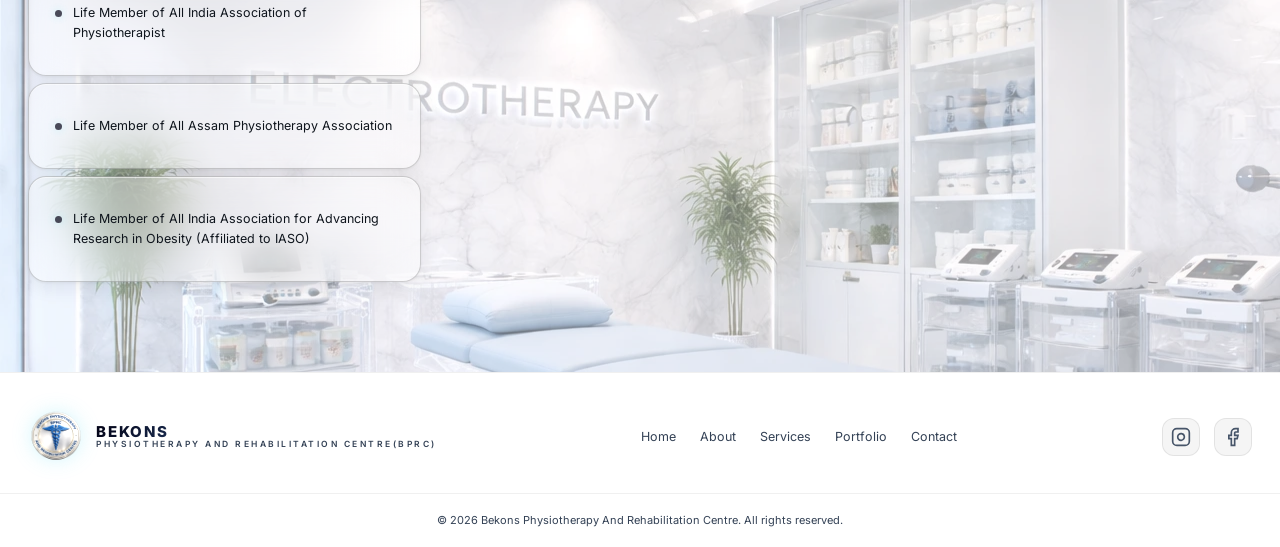
<file: portfolio.html>
<!DOCTYPE html>
<html lang="en">
<head>
  <meta charset="UTF-8" />
  <meta name="viewport" content="width=device-width, initial-scale=1.0" />
  <title>My Portfolio — Dr. Bekon Dev Gupta | Bekons Physiotherapy</title>
  <meta name="description" content="Portfolio and achievements of Dr. Bekon Dev Gupta — physiotherapy results, certifications, patient recoveries &amp; more." />

  <link rel="preconnect" href="https://fonts.googleapis.com" />
  <link rel="preconnect" href="https://fonts.gstatic.com" crossorigin />
  <link href="https://fonts.googleapis.com/css2?family=Inter:wght@300;400;500;600;700;800&family=Playfair+Display:wght@500;600;700&display=swap" rel="stylesheet" />
  <link rel="stylesheet" href="style.css" />
  <link rel="stylesheet" href="portfolio.css" />
</head>
<body>

  <!-- ====== AMBIENT LIGHT LAYER ====== -->
  <div class="ambient-layer">
    <div class="ambient-orb orb-1"></div>
    <div class="ambient-orb orb-2"></div>
    <div class="ambient-orb orb-3"></div>
    <div class="ambient-orb orb-4"></div>
  </div>

  <!-- ====== NAVIGATION ====== -->
  <nav class="glass-nav" id="navbar">
    <div class="nav-inner">
      <a href="index.html" class="brand">
        <img src="assets/images/BPRC_logo.png" alt="BPRC Logo" class="brand-logo" />
        <div class="brand-text">
          <span class="brand-name">BEKONS</span>
          <span class="brand-sub">PHYSIOTHERAPY AND REHABILITATION CENTRE(BPRC)</span>
        </div>
      </a>

      <div class="nav-links" id="navMenu">
        <a href="index.html" class="nav-link">Back to Home</a>
        <a href="#experience" class="nav-link">Experience</a>
        <a href="#memberships" class="nav-link" data-section="memberships">Memberships</a>
        <a href="portfolio.html" class="nav-link active">Portfolio</a>
      </div>

      <div class="nav-actions">
        <img src="assets/images/SaiRam.png" alt="Sai Ram" class="sairam-logo" />
        <a href="tel:+919678367761" class="nav-btn">
          <svg width="16" height="16" viewBox="0 0 24 24" fill="none" stroke="currentColor" stroke-width="2" stroke-linecap="round" stroke-linejoin="round"><path d="M22 16.92v3a2 2 0 0 1-2.18 2 19.79 19.79 0 0 1-8.63-3.07 19.5 19.5 0 0 1-6-6 19.79 19.79 0 0 1-3.07-8.67A2 2 0 0 1 4.11 2h3a2 2 0 0 1 2 1.72c.127.96.361 1.903.7 2.81a2 2 0 0 1-.45 2.11L8.09 9.91a16 16 0 0 0 6 6l1.27-1.27a2 2 0 0 1 2.11-.45c.907.339 1.85.573 2.81.7A2 2 0 0 1 22 16.92z"/></svg>
          Call Now
        </a>
      </div>

      <button class="mobile-toggle" id="mobileToggle" aria-label="Menu">
        <span></span><span></span><span></span>
      </button>
    </div>
  </nav>

  <!-- ====== PORTFOLIO HERO ====== -->
  <section class="portfolio-hero glass-panel">
    <div class="section-container">
      <div class="portfolio-hero-inner">
        <div class="portfolio-avatar">
          <img src="assets/images/Physio_profile.png" alt="Dr. Bekon Dev Gupta" />
        </div>
        <div class="portfolio-intro">
          <h1 class="portfolio-name">Dr. Bekon Dev Gupta</h1>
          <p class="portfolio-role">Director Cum Chief Consultant</p>
          <p class="portfolio-role-sub">Neuro Physiotherapist And Nutritionist</p>
          <p class="portfolio-reg">REGD.NO-<b>IAP-71900</b>,AAPA/0145/09</p>
          <p class="portfolio-quals">BPT, MPT-NEUROLOGY, CADN-CPD (UK),MIAP, MAAPA, MAIAARO</p>
          <p class="portfolio-training">Trained in Neuro Physiotherapy (GNRC)<br/>Trained as Special Educator for Persons with Cerebral Palsy<br/>Trained in (SHISHU SAROTHI) Centre for Rehabilitation and Training for multiple disability</p>
          <div class="portfolio-stats">
            <div class="stat-item">
              <span class="stat-num">500+</span>
              <span class="stat-label">Patients Treated</span>
            </div>
            <div class="stat-item">
              <span class="stat-num">18</span>
              <span class="stat-label">Years Experience</span>
            </div>
        
          </div>
        </div>
      </div>
    </div>
  </section>

  <!-- ====== PORTFOLIO GRID ====== -->
  <section class="portfolio-section page-section"style="background-image: url('assets/images/a4.webp');">
    <div class="section-container">

      <div class="portfolio-grid">

        <!-- Carousel Card 1 -->
        <div class="carousel-card glass-panel">
          <div class="carousel-header">
            <img src="assets/images/Physio_profile.png" alt="Dr. Bekon" class="carousel-avatar" />
            <div>
              <span class="carousel-author">Dr. Bekon Dev Gupta</span>
              <span class="carousel-date">Therapy Session</span>
            </div>
          </div>
          <div class="carousel-viewport">
            <div class="carousel-track">
              <div class="carousel-slide"><img src="therapys3.jpg" alt="Therapy session 1" /></div>
              <div class="carousel-slide"><img src="therapys2.png" alt="Therapy session 2" /></div>
              <div class="carousel-slide"><img src="therapys1.png" alt="Therapy session 3" /></div>
            </div>
            <button class="carousel-arrow carousel-prev" aria-label="Previous">
              <svg width="20" height="20" viewBox="0 0 24 24" fill="none" stroke="currentColor" stroke-width="2.5"><path d="M15 18l-6-6 6-6"/></svg>
            </button>
            <button class="carousel-arrow carousel-next" aria-label="Next">
              <svg width="20" height="20" viewBox="0 0 24 24" fill="none" stroke="currentColor" stroke-width="2.5"><path d="M9 18l6-6-6-6"/></svg>
            </button>
          </div>
          <div class="carousel-dots"></div>
          <div class="carousel-caption">
            <p><strong>Patient Recovery Journey</strong></p>
          </div>
        </div>

        <!-- Carousel Card 2 -->
        <div class="carousel-card glass-panel">
          <div class="carousel-header">
            <img src="assets/images/Physio_profile.png" alt="Dr. Bekon" class="carousel-avatar" />
            <div>
              <span class="carousel-author">Dr. Bekon Dev Gupta</span>
              <span class="carousel-date">Achievements</span>
            </div>
          </div>
          <div class="carousel-viewport">
            <div class="carousel-track">
              <div class="carousel-slide"><img src="recog1.png" alt="Achievement 1" /></div>
              <div class="carousel-slide"><img src="recog2.png" alt="Achievement 2" /></div>
             <div class="carousel-slide"><img src="recog3.jpg" alt="Achievement 3" /></div>
            <div class="carousel-slide"><img src="recog4.jpg" alt="Achievement 4" /></div>
            </div>
            <button class="carousel-arrow carousel-prev" aria-label="Previous">
              <svg width="20" height="20" viewBox="0 0 24 24" fill="none" stroke="currentColor" stroke-width="2.5"><path d="M15 18l-6-6 6-6"/></svg>
            </button>
            <button class="carousel-arrow carousel-next" aria-label="Next">
              <svg width="20" height="20" viewBox="0 0 24 24" fill="none" stroke="currentColor" stroke-width="2.5"><path d="M9 18l6-6-6-6"/></svg>
            </button>
          </div>
          <div class="carousel-dots"></div>
          <div class="carousel-caption">
            <p><strong>Certifications &amp; Recognition</strong> </p>
          </div>
        </div>

        <!-- Carousel Card 3 -->
        <div class="carousel-card glass-panel">
          <div class="carousel-header">
            <img src="assets/images/Physio_profile.png" alt="Dr. Bekon" class="carousel-avatar" />
            <div>
              <span class="carousel-author">Dr. Bekon Dev Gupta</span>
              <span class="carousel-date">Our Facility</span>
            </div>
          </div>
          <div class="carousel-viewport">
            <div class="carousel-track">
              <div class="carousel-slide"><img src="interior2.jpg" alt="Clinic front" /></div>
              <div class="carousel-slide"><img src="interior1.png" alt="Clinic interior" /></div>
              
            </div>
            <button class="carousel-arrow carousel-prev" aria-label="Previous">
              <svg width="20" height="20" viewBox="0 0 24 24" fill="none" stroke="currentColor" stroke-width="2.5"><path d="M15 18l-6-6 6-6"/></svg>
            </button>
            <button class="carousel-arrow carousel-next" aria-label="Next">
              <svg width="20" height="20" viewBox="0 0 24 24" fill="none" stroke="currentColor" stroke-width="2.5"><path d="M9 18l6-6-6-6"/></svg>
            </button>
          </div>
          <div class="carousel-dots"></div>
          <div class="carousel-caption">
            <p><strong>Bekons Physiotherapy Centre</strong></p>
          </div>
        </div>



      </div>

    </div>
  </section>

  <!-- Experience -->

<section class="page-section services-section" id="experience" style="background-image: url('assets/images/a2.webp');">

  <div class="section-container">

    <div class="section-badge">Experience</div>
    <h2 class="section-heading">Working Experience</h2>

    <div class="services-grid">

      <div class="glass-panel service-tile">
        <span class="service-label">
          Consultant Physiotherapist, Bharat Sevaashram Sangha Hospital, Guwahati
        </span>
      </div>

      <div class="glass-panel service-tile">
        <span class="service-label">
          Faculty, Delhi Paramedical Management Institute (DPMI)
        </span>
      </div>

      <div class="glass-panel service-tile">
        <span class="service-label">
          Former Consultant Physiotherapist, Ramkrishna Mission Charitable Dispensary, Guwahati
        </span>
      </div>

      <div class="glass-panel service-tile">
        <span class="service-label">
          Former Consultant Physiotherapist, Rahman Hospital (Advanced Centre for Neurological, Neurosurgical & Spinal Diseases), Guwahati
        </span>
      </div>

      <div class="glass-panel service-tile">
        <span class="service-label">
          Former Consultant Physiotherapist, Satribari Christian Hospital, Guwahati
        </span>
      </div>

      <div class="glass-panel service-tile">
        <span class="service-label">
          Former Faculty, North Eastern Institute of Allied Health Science, Guwahati
        </span>
      </div>

      <div class="glass-panel service-tile">
        <span class="service-label">
          Former Health Advisory Officer, Health Management Research Institute (Piramal Swasthya), National Rural Health Mission
        </span>
      </div>

      <div class="glass-panel service-tile">
        <span class="service-label">
          Former Faculty, Critical Care Hospitals, Guwahati
        </span>
      </div>

    </div>

  </div>

</section>

  <!-- ====== Memberships ====== -->
<section class="page-section services-section" id="memberships" style="background-image: url('assets/images/a2.webp');">
  <div class="section-container">
    <div class="section-badge">Memberships</div>
    <h2 class="section-heading">Memberships</h2>

    <div class="services-grid">
    
        <ul class="service-list">
          
             <div class="glass-panel service-tile">
        <span class="service-label">
         <li>Life Member of All India Association of Physiotherapist </li>
        </span>
      </div>
             <div class="glass-panel service-tile">
        <span class="service-label">
         <li>Life Member of All Assam Physiotherapy Association</li>
        </span>
      </div>
            <div class="glass-panel service-tile">
        <span class="service-label">
         <li> Life Member of All India Association for Advancing Research in Obesity (Affiliated to IASO)</li> 
        </span>
      </div>
        
          
        </ul>

    </div>
  </div>
</section>


  <!-- ====== FOOTER ====== -->
  <footer class="glass-footer">
    <div class="footer-inner">
      <div class="footer-brand">
        <a href="index.html" class="brand">
          <img src="assets/images/BPRC_logo.png" alt="BPRC Logo" class="brand-logo footer-logo" />
          <div class="brand-text">
            <span class="brand-name">BEKONS</span>
            <span class="brand-sub">PHYSIOTHERAPY AND REHABILITATION CENTRE(BPRC)</span>
          </div>
        </a>
      </div>
      <div class="footer-nav">
        <a href="index.html">Home</a>
        <a href="index.html#about">About</a>
        <a href="index.html#services">Services</a>
        <a href="portfolio.html">Portfolio</a>
        <a href="index.html#contact">Contact</a>
      </div>
      <div class="footer-social">
        <a href="#" aria-label="Instagram"><svg width="20" height="20" viewBox="0 0 24 24" fill="none" stroke="currentColor" stroke-width="2"><rect x="2" y="2" width="20" height="20" rx="5" ry="5"/><path d="M16 11.37A4 4 0 1 1 12.63 8 4 4 0 0 1 16 11.37z"/><line x1="17.5" y1="6.5" x2="17.51" y2="6.5"/></svg></a>
        <a href="#" aria-label="Facebook"><svg width="20" height="20" viewBox="0 0 24 24" fill="none" stroke="currentColor" stroke-width="2"><path d="M18 2h-3a5 5 0 0 0-5 5v3H7v4h3v8h4v-8h3l1-4h-4V7a1 1 0 0 1 1-1h3z"/></svg></a>
      </div>
    </div>
    <div class="footer-copy">
      <p>&copy; 2026 Bekons Physiotherapy And Rehabilitation Centre. All rights reserved.</p>
    </div>
  </footer>

  <!-- Floating WhatsApp FAB -->
  <a href="https://wa.me/919678367761?text=Hello%2C%20I%20would%20like%20to%20book%20a%20physiotherapy%20appointment%20at%20Bekons%20Physiotherapy%20%26%20Rehabilitation%20Centre." target="_blank" rel="noopener" class="fab-wa" aria-label="WhatsApp">
    <svg viewBox="0 0 24 24" fill="currentColor" width="26" height="26"><path d="M17.472 14.382c-.297-.149-1.758-.867-2.03-.967-.273-.099-.471-.148-.67.15-.197.297-.767.966-.94 1.164-.173.199-.347.223-.644.075-.297-.15-1.255-.463-2.39-1.475-.883-.788-1.48-1.761-1.653-2.059-.173-.297-.018-.458.13-.606.134-.133.298-.347.446-.52.149-.174.198-.298.298-.497.099-.198.05-.371-.025-.52-.075-.149-.669-1.612-.916-2.207-.242-.579-.487-.5-.669-.51-.173-.008-.371-.01-.57-.01-.198 0-.52.074-.792.372-.272.297-1.04 1.016-1.04 2.479 0 1.462 1.065 2.875 1.213 3.074.149.198 2.096 3.2 5.077 4.487.709.306 1.262.489 1.694.625.712.227 1.36.195 1.871.118.571-.085 1.758-.719 2.006-1.413.248-.694.248-1.289.173-1.413-.074-.124-.272-.198-.57-.347m-5.421 7.403h-.004a9.87 9.87 0 01-5.031-1.378l-.361-.214-3.741.982.998-3.648-.235-.374a9.86 9.86 0 01-1.51-5.26c.001-5.45 4.436-9.884 9.888-9.884 2.64 0 5.122 1.03 6.988 2.898a9.825 9.825 0 012.893 6.994c-.003 5.45-4.437 9.884-9.885 9.884m8.413-18.297A11.815 11.815 0 0012.05 0C5.495 0 .16 5.335.157 11.892c0 2.096.547 4.142 1.588 5.945L.057 24l6.305-1.654a11.882 11.882 0 005.683 1.448h.005c6.554 0 11.89-5.335 11.893-11.893a11.821 11.821 0 00-3.48-8.413z"/></svg>
  </a>

  <script src="portfolio.js"></script>
</body>
</html>
</file>
<file: style.css>
/* ===================================================
   BEKONS PHYSIOTHERAPY — DARK FUTURISTIC GLASSMORPHISM
   Deep Space · Neon Glow · Frosted Dark Glass
   =================================================== */

/* ---- Custom Properties ---- */
:root {
  /* Primary neon palette */
  --neon-blue:     #60a5fa;
  --neon-cyan:     #010114;
  --neon-teal:     #2dd4bf;
  --neon-violet:   #a78bfa;
  --neon-indigo:   #818cf8;

  /* Intense glow variants (stronger for dark bg) */
  --glow-blue:     rgba(96, 165, 250, .35);
  --glow-cyan:     rgba(34, 211, 238, .3);
  --glow-teal:     rgba(45, 212, 191, .25);
  --glow-violet:   rgba(167, 139, 250, .25);

  /* Accent */
  --accent:        #60a5fa;
  --accent-hover:  #3b82f6;
  --accent-soft:   rgba(96, 165, 250, .12);

  /* Surfaces — transparent so section bg images show through */
  --bg-body:       transparent;
  --bg-deep:       transparent;
  --bg-surface:    transparent;
  --bg-card:       transparent; 

  /* Glass — white frosted glass */
  --glass:         rgba(255, 255, 255, .35);
  --glass-strong:  rgba(255, 255, 255, .5);
  --glass-border:  rgba(0, 0, 0, .18);
  --glass-inner:   rgba(255, 255, 255, .4);
  --glass-blur:    18px;
  --glass-blur-lg: 28px;

  /* Text (dark readable) */
  --text:          #000308;
  --text-dim:      #0e141c;
  --text-muted:    #475569;

  /* Fonts */
  --ff-sans:  'Inter', system-ui, -apple-system, sans-serif;
  --ff-serif: 'Playfair Display', Georgia, serif;

  /* Layout */
  --nav-h:   68px;
  --max-w:   1280px;

  /* Shadows & glow presets */
  --shadow-sm:   0 2px 8px rgba(0, 0, 0, .3);
  --shadow-md:   0 8px 32px rgba(0, 0, 0, .4);
  --shadow-lg:   0 16px 48px rgba(0, 0, 0, .5);
  --neon-glow:   0 0 20px var(--glow-blue), 0 0 60px var(--glow-cyan);
  --neon-glow-sm:0 0 12px var(--glow-blue);

  /* Transitions */
  --ease-out: cubic-bezier(.16, 1, .3, 1);
  --ease-spring: cubic-bezier(.34, 1.56, .64, 1);
}

/* ---- Reset ---- */
*, *::before, *::after { margin: 0; padding: 0; box-sizing: border-box; }
html { scroll-behavior: smooth; scroll-padding-top: var(--nav-h); }
body {
  font-family: var(--ff-sans);
  color: var(--text);
  background: var(--bg-body);
  line-height: 1.6;
  overflow-x: hidden;
  -webkit-font-smoothing: antialiased;
  -moz-osx-font-smoothing: grayscale;
}
img { max-width: 100%; display: block; }
a { color: inherit; text-decoration: none; }
ul { list-style: none; }

/* ============================================
   GLASS PANEL — Dark frosted glass
   ============================================  */
.glass-panel {
  background: var(--glass);
  backdrop-filter: blur(var(--glass-blur));
  -webkit-backdrop-filter: blur(var(--glass-blur));
  border: 1px solid var(--glass-border);
  border-radius: 18px;
  box-shadow:
    0 4px 20px rgba(0, 0, 0, .08),
    0 1px 3px rgba(0, 0, 0, .06),
    inset 0 1px 0 rgba(255, 255, 255, .5);
  position: relative;
  overflow: hidden;
  transition: transform .4s var(--ease-out), box-shadow .4s var(--ease-out), border-color .4s;
}
.glass-panel::before {
  content: '';
  position: absolute;
  top: 0; left: 0; right: 0;
  height: 1px;
  background: linear-gradient(90deg, transparent 5%, rgba(255,255,255,.15) 30%, rgba(255,255,255,.25) 50%, rgba(255,255,255,.15) 70%, transparent 95%);
  z-index: 1;
}

/* ============================================
   AMBIENT LIGHT LAYER
   ============================================ */
.ambient-layer {
  position: fixed; inset: 0; z-index: 0;
  pointer-events: none; overflow: hidden;
  opacity: .4;
}
.ambient-orb {
  position: absolute; border-radius: 50%;
  filter: blur(140px);
  animation: ambFloat 18s ease-in-out infinite alternate;
  will-change: transform;
}
.orb-1 {
  width: 600px; height: 600px;
  background: radial-gradient(circle, rgba(59, 130, 246, .18), rgba(34, 211, 238, .08));
  top: -20%; right: -15%;
  animation-duration: 22s;
}
.orb-2 {
  width: 500px; height: 500px;
  background: radial-gradient(circle, rgba(139, 92, 246, .15), rgba(96, 165, 250, .06));
  bottom: -15%; left: -12%;
  animation-duration: 16s; animation-delay: -6s;
}
.orb-3 {
  width: 400px; height: 400px;
  background: radial-gradient(circle, rgba(34, 211, 238, .12), rgba(20, 184, 166, .05));
  top: 40%; left: 30%;
  animation-duration: 24s; animation-delay: -12s;
}
.orb-4 {
  width: 300px; height: 300px;
  background: radial-gradient(circle, rgba(167, 139, 250, .1), rgba(129, 140, 248, .04));
  top: 10%; right: 20%;
  animation-duration: 20s; animation-delay: -8s;
}
@keyframes ambFloat {
  0%   { transform: translate(0, 0) scale(1); }
  100% { transform: translate(50px, -60px) scale(1.2); }
}

/* Light streaks */
.light-streak {
  position: absolute; height: 1px; border-radius: 2px;
}
.streak-top {
  top: 18%; left: 0; right: 0; opacity: .12;
  background: linear-gradient(90deg, transparent 5%, var(--neon-cyan) 40%, var(--neon-blue) 60%, transparent 95%);
  box-shadow: 0 0 30px var(--glow-cyan);
}
.streak-bottom {
  bottom: 30%; left: 0; right: 0; opacity: .08;
  background: linear-gradient(90deg, transparent 10%, var(--neon-violet) 45%, var(--neon-cyan) 55%, transparent 90%);
  box-shadow: 0 0 24px var(--glow-violet);
}

/* ============================================
   NAVIGATION — Dark glass nav
   ============================================ */
.glass-nav {
  position: fixed; top: 0; left: 0; right: 0; z-index: 1000;
  height: var(--nav-h);
  background: rgba(255, 255, 255, .55);
  backdrop-filter: blur(20px); -webkit-backdrop-filter: blur(20px);
  border-bottom: 1px solid rgba(0, 0, 0, .06);
  transition: background .35s, box-shadow .35s, border-color .35s;
}
.glass-nav.scrolled {
  background: rgba(255, 255, 255, .65);
  box-shadow: 0 4px 24px rgba(0, 0, 0, .06);
  border-bottom-color: rgba(0, 0, 0, .08);
}
.nav-inner {
  max-width: var(--max-w); margin: 0 auto;
  padding: 0 28px; height: 100%;
  display: flex; align-items: center; justify-content: space-between;
}

/* Brand */
.brand {
  display: flex; align-items: center; gap: 12px;
  transition: opacity .2s;
}
.brand:hover { opacity: .85; }
.brand-logo {
  width: 56px; height: 56px;
  border-radius: 12px;
  object-fit: contain;
  filter: drop-shadow(0 0 8px rgba(96,165,250,.2));
}
.brand-text { display: flex; flex-direction: column; line-height: 1.1; }
.brand-name {
  font-weight: 800; font-size: 15px;
  letter-spacing: 1.8px;
  background: linear-gradient(135deg, var(--neon-blue), var(--neon-cyan));
  -webkit-background-clip: text; -webkit-text-fill-color: transparent;
  background-clip: text;
}
.brand-sub {
  font-size: 8.5px; letter-spacing: 2.5px;
  color: var(--text-muted); font-weight: 600;
  text-transform: uppercase;
}

.hero-brand {
  align-items: center;
  justify-content: center;
  gap: 10px;
  margin: 0 auto 18px;
  width: fit-content;
  max-width: 100%;
  text-align: left;
}

.hero-brand .brand-logo {
  width: 64px;
  height: 64px;
  flex: 0 0 auto;
}

.hero-brand .brand-text {
  justify-content: center;
}

.hero-brand .brand-name {
  display: block;
  font-size: clamp(13px, 1.7vw, 18px);
  line-height: 1.25;
  letter-spacing: 0.4px;
  text-align: left;
}

/* Nav Links */
.nav-links { display: flex; gap: 4px; }
.nav-link {
  position: relative; padding: 8px 16px;
  font-size: 13px; font-weight: 500;
  color: var(--text-dim); border-radius: 10px;
  transition: color .3s, background .3s, box-shadow .3s;
}
.nav-link:hover {
  color: var(--neon-cyan);
  background: rgba(34, 211, 238, .06);
}
.nav-link.active {
  color: var(--neon-cyan);
  background: rgba(34, 211, 238, .08);
  box-shadow: inset 0 0 0 1px rgba(34, 211, 238, .12);
}
.nav-link.active::after {
  content: ''; position: absolute;
  bottom: 2px; left: 50%; transform: translateX(-50%);
  width: 18px; height: 2px; border-radius: 2px;
  background: var(--neon-cyan);
  box-shadow: 0 0 10px var(--glow-cyan), 0 0 20px var(--glow-cyan);
}

/* Nav CTA */
.nav-btn {
  display: none; align-items: center; gap: 6px;
  padding: 9px 20px; font-size: 12px; font-weight: 600;
  color: #fff; border-radius: 10px;
  background: linear-gradient(135deg, var(--accent-hover), var(--neon-indigo));
  box-shadow: 0 4px 20px var(--glow-blue), 0 0 1px rgba(255,255,255,.1) inset;
  transition: transform .25s var(--ease-spring), box-shadow .3s;
}
.nav-btn:hover {
  transform: translateY(-2px);
  box-shadow: 0 6px 28px var(--glow-blue), 0 0 30px var(--glow-blue);
}
.nav-actions { display: flex; align-items: center; gap: 12px; }
.sairam-logo {
  height: 100px;
  width: auto;
  object-fit: contain;
  filter: drop-shadow(0 2px 6px rgba(180, 130, 20, .3));
  transition: transform .3s var(--ease-spring), filter .3s;
}
.sairam-logo:hover {
  transform: scale(1.1);
  filter: drop-shadow(0 2px 12px rgba(200, 150, 30, .5));
}
@media (max-width: 1024px) {
  .sairam-logo { height: 100px; }
}
@media (max-width: 767px) {
  .sairam-logo { height: 100px; }
}

/* Mobile Toggle */
.mobile-toggle {
  display: none; background: none; border: none; cursor: pointer;
  width: 28px; height: 20px; position: relative;
  flex-direction: column; justify-content: space-between;
}
.mobile-toggle span {
  display: block; width: 100%; height: 2px;
  background: var(--text-dim); border-radius: 2px;
  transition: transform .3s var(--ease-out), opacity .3s;
}
.mobile-toggle.open span:nth-child(1) { transform: rotate(45deg) translate(6px, 6px); }
.mobile-toggle.open span:nth-child(2) { opacity: 0; }
.mobile-toggle.open span:nth-child(3) { transform: rotate(-45deg) translate(6px, -6px); }

/* ============================================
   HERO / SCENE
   ============================================ */
.scene {
  position: relative; min-height: 100vh;
  display: flex; align-items: center;
  padding: calc(var(--nav-h) + 28px) 0 28px;
  overflow: hidden;
  background-size: cover;
  background-position: center;
  background-repeat: no-repeat;
}
/* Light overlay on hero bg image for text readability */
.scene::after {
  content: '';
  position: absolute; inset: 0; z-index: 0;
  background: rgba(255, 255, 255, .3);
  pointer-events: none;
}

/* Scene background
.scene-bg { position: absolute; inset: 0; z-index: 0; overflow: hidden; }
.clinic-wall { display: none; }
.clinic-floor { display: none; }

/* LED strips — brighter on dark */
.led-strip { position: absolute; height: 2px; left: 0; right: 0; border-radius: 2px; }
.led-top {
  top: 22%;
  background: linear-gradient(90deg, transparent, var(--neon-cyan), var(--neon-blue), var(--neon-cyan), transparent);
  opacity: .5;
  box-shadow: 0 0 30px var(--glow-cyan), 0 0 80px rgba(34,211,238,.12);
  animation: ledPulse 4.5s ease-in-out infinite alternate;
}
.led-mid {
  top: 58%;
  background: linear-gradient(90deg, transparent, var(--neon-violet), var(--neon-blue), transparent);
  opacity: .25;
  box-shadow: 0 0 20px var(--glow-violet), 0 0 50px rgba(139,92,246,.08);
}
@keyframes ledPulse {
  0%   { opacity: .3; filter: brightness(1); }
  100% { opacity: .55; filter: brightness(1.3); }
}

/* Neon grid — more visible on dark */
.neon-grid {
  position: absolute; inset: 0;
  background-image:
    linear-gradient(rgba(96,165,250,.03) 1px, transparent 1px),
    linear-gradient(90deg, rgba(96,165,250,.03) 1px, transparent 1px);
  background-size: 60px 60px;
  opacity: .6;
}

/* ---- Scene Content Layout ---- */
.scene-content {
  position: relative; z-index: 1;
  width: 100%; max-width: var(--max-w);
  margin: 0 auto; padding: 0 24px;
  display: grid; grid-template-columns: 1fr;
  gap: 24px;
}

/* ---- Sidebar Left ---- */
.sidebar-left {
  display: none; flex-direction: column; gap: 14px; width: 170px;
}
.sidebar-card {
  padding: 18px; text-align: center; cursor: default;
  transition: transform .35s var(--ease-out), box-shadow .35s, border-color .35s;
}
.sidebar-card:hover {
  transform: translateY(-3px);
  box-shadow: var(--shadow-md), 0 0 24px var(--glow-blue);
  border-color: rgba(96, 165, 250, .2);
}
.sidebar-icon {
  margin: 0 auto 10px;
  width: 44px; height: 44px;
  display: flex; align-items: center; justify-content: center;
  border-radius: 12px;
  background: rgba(96, 165, 250, .08);
  color: var(--neon-cyan);
  transition: background .3s, box-shadow .3s;
}
.sidebar-card:hover .sidebar-icon {
  box-shadow: 0 0 16px var(--glow-cyan);
  background: rgba(34, 211, 238, .1);
}
.sidebar-label {
  font-size: 12px; font-weight: 700;
  color: var(--text); letter-spacing: .5px;
}
.sidebar-sub { font-size: 10px; color: var(--text-muted); margin-top: 3px; }
.sidebar-cta {
  display: flex; align-items: center; justify-content: center;
  gap: 6px; padding: 14px; font-size: 12px; font-weight: 600;
  color: var(--neon-cyan); cursor: pointer;
  transition: background .25s, box-shadow .3s;
}
.sidebar-cta:hover {
  background: rgba(34, 211, 238, .08);
  box-shadow: 0 0 20px var(--glow-cyan);
}

/* ---- Center Stage ---- */
.center-stage {
  display: flex; flex-direction: column;
  align-items: center; gap: 28px;
}

/* Hero Glass Card */
.hero-glass {
  padding: 40px 32px; text-align: center;
  max-width: 660px; width: 100%;
  /* background: rgba(255, 255, 255, .5); */
  border: 1px solid rgba(0, 0, 0, .06);
  box-shadow:
    0 4px 24px rgba(0, 0, 0, .06),
    inset 0 1px 0 rgba(255,255,255,.4),
    0 0 60px rgba(59, 130, 246, .04);
}
.hero-eyebrow {
  font-size: clamp(10px, 2.5vw, 15px); font-weight: 700;
  letter-spacing: clamp(1.5px, 0.5vw, 3.5px); margin-bottom: 20px;
  word-break: break-word;
  text-transform: uppercase;
  background: linear-gradient(135deg, var(--neon-cyan), var(--neon-blue));
  -webkit-background-clip: text; -webkit-text-fill-color: transparent;
  background-clip: text;
  text-shadow: none;
}
.hero-heading {
  font-family: var(--ff-serif);
  font-size: clamp(1.7rem, 4.5vw, 2.9rem);
  font-weight: 700; line-height: 1.15;
  color: #1e293b; margin-bottom: 14px;
}
.glow-text {
  background: linear-gradient(135deg, var(--neon-cyan), var(--neon-blue), var(--neon-violet));
  background-size: 200% 200%;
  -webkit-background-clip: text; -webkit-text-fill-color: transparent;
  background-clip: text;
  filter: drop-shadow(0 0 16px var(--glow-cyan));
  animation: glowTextShift 6s ease-in-out infinite;
}
@keyframes glowTextShift {
  0%, 100% {
    background-position: 0% 50%;
    filter: drop-shadow(0 0 12px var(--glow-cyan));
  }
  50% {
    background-position: 100% 50%;
    filter: drop-shadow(0 0 24px var(--glow-violet));
  }
}
.hero-tagline {
  font-size: clamp(.9rem, 2vw, 1.15rem);
  font-weight: 600; margin-bottom: 10px;
  background: linear-gradient(90deg, var(--neon-cyan), var(--neon-violet));
  -webkit-background-clip: text; -webkit-text-fill-color: transparent;
  background-clip: text;
}
.hero-desc {
  font-size: 13.5px; color: var(--text-dim);
  line-height: 1.75; max-width: 500px;
  margin: 0 auto 28px;
}

/* ---- Action Buttons ---- */
.hero-actions { display: flex; flex-wrap: wrap; gap: 12px; justify-content: center; }
.action-btn {
  display: inline-flex; align-items: center; gap: 8px;
  padding: 13px 26px; font-size: 13px; font-weight: 600;
  border-radius: 12px; border: none; cursor: pointer;
  transition: transform .3s var(--ease-spring), box-shadow .35s;
  position: relative; overflow: hidden;
}
.action-btn::before {
  content: ''; position: absolute; inset: 0;
  background: linear-gradient(135deg, rgba(255,255,255,.1), transparent);
  opacity: 0; transition: opacity .3s;
}
.action-btn:hover::before { opacity: 1; }
.action-btn:hover { transform: translateY(-3px); }

.action-btn.primary {
  color: #fff;
  background: linear-gradient(135deg, #3b82f6, #6366f1);
  box-shadow: 0 4px 24px var(--glow-blue), 0 0 1px rgba(255,255,255,.15) inset;
}
.action-btn.primary:hover {
  box-shadow: 0 8px 40px var(--glow-blue), 0 0 30px rgba(96,165,250,.2);
}

.action-btn.whatsapp {
  color: #fff; background: linear-gradient(135deg, #25d366, #128C7E);
  box-shadow: 0 4px 24px rgba(37, 211, 102, .3), 0 0 1px rgba(255,255,255,.1) inset;
}
.action-btn.whatsapp:hover {
  box-shadow: 0 8px 40px rgba(37, 211, 102, .4), 0 0 24px rgba(37, 211, 102, .15);
}
.full-w { width: 100%; justify-content: center; }

/* ---- Service Strip (4 chips) ---- */
.service-strip {
  display: grid; grid-template-columns: repeat(2, 1fr);
  gap: 14px; width: 100%; max-width: 660px;
}
.service-chip {
  display: flex; flex-direction: column; align-items: center;
  padding: 22px 14px; text-align: center; cursor: pointer;
  border: 1px solid rgba(0, 0, 0, .06);
  transition: transform .35s var(--ease-out), box-shadow .35s, border-color .35s;
}
.service-chip:hover {
  transform: translateY(-5px);
  box-shadow: 0 8px 24px rgba(0, 0, 0, .1);
  border-color: rgba(0, 0, 0, .12);
}
.chip-icon {
  width: 52px; height: 52px;
  display: flex; align-items: center; justify-content: center;
  border-radius: 14px;
  background: rgba(34, 211, 238, .06);
  color: var(--neon-cyan);
  margin-bottom: 12px;
  transition: box-shadow .3s, background .3s;
}
.service-chip:hover .chip-icon {
  box-shadow: 0 0 20px var(--glow-cyan), inset 0 0 10px rgba(34,211,238,.06);
  background: rgba(34, 211, 238, .1);
}
.chip-label {
  font-size: 11px; font-weight: 700;
  letter-spacing: 1.8px; color: var(--text);
}
.chip-sub { font-size: 10px; color: var(--text-muted); margin-top: 3px; }

/* ---- Sidebar Right (Doctor) ---- */
.sidebar-right { display: none; width: 210px; }
.doctor-float-card {
  padding: 28px 18px; text-align: center;
  background: rgba(255, 255, 255, .18);
  border: 1px solid rgba(255, 255, 255, .25);
  animation: floatCard 6s ease-in-out infinite;
}
@keyframes floatCard {
  0%, 100% { transform: translateY(0); }
  50%      { transform: translateY(-8px); }
}
.doc-avatar {
  width: 84px; height: 84px;
  margin: 0 auto 14px;
  border-radius: 50%;
  overflow: hidden;
  border: 2px solid rgba(34, 211, 238, .25);
  box-shadow: 0 0 24px var(--glow-cyan), 0 0 48px rgba(34,211,238,.08);
  transition: box-shadow .3s, border-color .3s;
}
.doctor-float-card:hover .doc-avatar {
  border-color: rgba(34, 211, 238, .45);
  box-shadow: 0 0 36px var(--glow-cyan), 0 0 72px rgba(34,211,238,.12);
}
.doc-avatar-img {
  width: 100%; height: 100%;
  object-fit: cover; border-radius: 50%;
}
.doc-name {
  font-family: var(--ff-serif);
  font-size: 13px; font-weight: 700;
  color: #1e293b; letter-spacing: .5px;
  margin-bottom: 4px;
}
.doc-role {
  font-size: 11px; font-weight: 600;
  margin-bottom: 2px;
  background: linear-gradient(90deg, var(--neon-cyan), var(--neon-blue));
  -webkit-background-clip: text; -webkit-text-fill-color: transparent;
  background-clip: text;
}
.doc-title { font-size: 10px; color: var(--text-muted); margin-bottom: 6px; }
.doc-reg {
  font-size: 9px; font-weight: 600;
  color: var(--text-muted); margin-bottom: 10px;
  letter-spacing: .5px;
}
.doc-training {
  font-size: 9px; color: var(--text-dim);
  line-height: 1.5; margin-bottom: 10px;
}
.doc-experience {
  margin-bottom: 14px; text-align: center;
}
.exp-badge {
  display: inline-block;
  font-size: 11px; font-weight: 700;
  padding: 4px 14px; border-radius: 999px;
  background: linear-gradient(135deg, #3b82f6, #6366f1);
  color: #fff;
  box-shadow: 0 2px 12px var(--glow-blue);
  margin-bottom: 4px;
}
.exp-detail {
  font-size: 9px; color: var(--text-muted);
}
.doc-reg-about {
  font-size: 11px; font-weight: 600;
  color: var(--text-muted); margin-top: 4px;
  letter-spacing: .3px;
}
.doc-quals {
  display: flex; flex-wrap: wrap; gap: 4px;
  justify-content: center; margin-bottom: 16px;
}
.qual-tag {
  font-size: 9px; font-weight: 600;
  padding: 3px 10px; border-radius: 999px;
  background: rgba(34, 211, 238, .06);
  color: var(--neon-cyan);
  border: 1px solid rgba(34, 211, 238, .12);
}
.doc-btn {
  display: inline-block;
  padding: 9px 24px; font-size: 11px; font-weight: 600;
  color: #fff; border-radius: 10px;
  background: linear-gradient(135deg, #3b82f6, #6366f1);
  box-shadow: 0 4px 20px var(--glow-blue);
  transition: box-shadow .3s, transform .25s var(--ease-spring);
}
.doc-btn:hover {
  transform: translateY(-2px);
  box-shadow: 0 6px 28px var(--glow-blue), 0 0 20px var(--glow-blue);
}

/* ============================================
   PAGE SECTIONS
   ============================================ */
.page-section {
  position: relative; padding: 90px 0;
  overflow: hidden;
}
.page-section:first-of-type {
  padding-top: calc(var(--nav-h) + 40px);
  /* Add per-section bg image via inline style:
     background: url('...') center/cover no-repeat; */
  background-size: cover;
  background-position: center;
  background-repeat: no-repeat;
}
/* Light overlay on section bg images for readability */
.page-section::after {
  content: '';
  position: absolute; inset: 0; z-index: 0;
  background: rgba(255, 255, 255, .4);
  pointer-events: none;
}
.section-scene-bg
.led-section-top {
  top: 0;
  background: linear-gradient(90deg, transparent 5%, var(--neon-cyan) 30%, var(--neon-blue) 50%, var(--neon-cyan) 70%, transparent 95%);
  opacity: .2;
  box-shadow: 0 0 30px var(--glow-cyan), 0 0 60px rgba(34,211,238,.08);
}
.section-container {
  position: relative; z-index: 2;
  max-width: var(--max-w); margin: 0 auto;
  padding: 0 28px;
}

.section-badge {
  display: inline-block;
  font-size: 10px; font-weight: 700;
  letter-spacing: 2.5px; text-transform: uppercase;
  padding: 6px 16px; border-radius: 999px;
  margin-bottom: 18px;
  background: rgba(34, 211, 238, .06);
  border: 1px solid rgba(34, 211, 238, .15);
  color: var(--neon-cyan);
  box-shadow: 0 0 16px rgba(34,211,238,.06);
}
.section-heading {
  font-family: var(--ff-serif);
  font-size: clamp(1.5rem, 3.5vw, 2.3rem);
  font-weight: 700; color: #1e293b;
  line-height: 1.2; margin-bottom: 16px;
}
.section-text {
  font-size: 14.5px; color: var(--text-dim);
  line-height: 1.75; max-width: 640px;
  margin-bottom: 52px;
}

/* ---- About ---- */
.about-grid {
  display: grid; grid-template-columns: 1fr; gap: 28px;
}
.about-doctor {
  padding: 32px 28px;
  background: rgba(255, 255, 255, .18);
  border: 1px solid rgba(255, 255, 255, .25);
}
.about-doc-top{
  display: flex; align-items: center;
  gap: 18px; margin-bottom: 28px;
}
.about-doc-avatar {
  width: 84px; height: 84px; flex-shrink: 0;
  border-radius: 50%; overflow: hidden;
  border: 2px solid rgba(34, 211, 238, .2);
  box-shadow: 0 0 24px var(--glow-cyan);
  transition: box-shadow .3s;
}
.about-doc-avatar:hover {
  box-shadow: 0 0 40px var(--glow-cyan), 0 0 60px rgba(34,211,238,.1);
}
.about-doc-img {
  width: 100%; height: 100%;
  object-fit: cover; border-radius: 50%;
}
.about-doc-top h3 {
  font-family: var(--ff-serif);
  font-size: 19px; font-weight: 700; color: #1e293b;
}
.doc-subtitle {
  font-size: 12.5px; color: var(--text-muted);
  margin-top: 4px; line-height: 1.5;
}
.doc-details { display: flex; flex-direction: column; gap: 18px; }
.detail-group h4 {
  font-size: 10px; font-weight: 700;
  letter-spacing: 1.5px; text-transform: uppercase;
  color: var(--text-muted); margin-bottom: 8px;
}
.detail-group p { font-size: 13px; color: var(--text-dim); }
.detail-tags { display: flex; flex-wrap: wrap; gap: 6px; }
.detail-tags span {
  font-size: 11px; font-weight: 500;
  padding: 5px 14px; border-radius: 999px;
  background: rgba(34, 211, 238, .05);
  color: var(--neon-cyan);
  border: 1px solid rgba(34, 211, 238, .12);
  transition: box-shadow .3s, border-color .3s, background .3s;
}
.detail-tags span:hover {
  box-shadow: 0 0 14px var(--glow-cyan);
  border-color: rgba(34, 211, 238, .25);
  background: rgba(34, 211, 238, .08);
}

/* About Banner Card */
.about-right-col {
  display: flex; flex-direction: column; gap: 20px;
}
.about-banner-card {
  padding: 6px; overflow: hidden;
  border-radius: 18px;
}
.about-banner-img {
  width: 100%; height: 340px;
  object-fit: cover; border-radius: 14px;
  object-position: top center;
  transition: transform .5s var(--ease-out);
}
.about-banner-card:hover .about-banner-img {
  transform: scale(1.04);
}
.banner-overlay {
  position: absolute; bottom: 6px; left: 6px; right: 6px;
  padding: 16px 20px;
  background: rgba(6, 10, 19, .7);
  backdrop-filter: blur(18px); -webkit-backdrop-filter: blur(18px);
  border-radius: 0 0 14px 14px;
  border-top: 1px solid rgba(34, 211, 238, .1);
}
.banner-caption {
  font-size: 12.5px; font-weight: 600;
  color: var(--neon-blue); letter-spacing: .3px;
}

/* About Values */
.about-values {
  display: grid; grid-template-columns: 1fr; gap: 14px;
}
.value-tile {
  padding: 22px; display: flex;
  flex-direction: column; gap: 10px;
  transition: transform .35s var(--ease-out), box-shadow .35s, border-color .35s;
}
.value-tile:hover {
  transform: translateY(-3px);
  box-shadow: var(--shadow-md), 0 0 24px var(--glow-cyan);
  border-color: rgba(34, 211, 238, .18);
}
.value-icon {
  width: 46px; height: 46px;
  display: flex; align-items: center; justify-content: center;
  border-radius: 12px;
  background: rgba(34, 211, 238, .06);
  color: var(--neon-cyan);
  transition: box-shadow .3s;
}
.value-tile:hover .value-icon {
  box-shadow: 0 0 16px var(--glow-cyan);
}
.value-tile h4 {
  font-size: 14.5px; font-weight: 600; color: #1e293b;
}
.value-tile p {
  font-size: 12.5px; color: var(--text-dim); line-height: 1.65;
}

/* ---- Services ---- */
.services-section {
  /* bg image set via inline style on the section */
}
.services-grid {
  display: grid; grid-template-columns: 1fr; gap: 22px;
}
.service-tile {
  padding: 32px 26px; position: relative;
  border: 1px solid rgba(0, 0, 0, .06);
  transition: transform .4s var(--ease-out), box-shadow .4s, border-color .4s;
}
.service-tile:hover {
  transform: translateY(-6px);
  box-shadow: 0 12px 32px rgba(0, 0, 0, .1);
  border-color: rgba(0, 0, 0, .12);
}
.service-glow {
  position: absolute; top: -40%; left: -20%;
  width: 140%; height: 140%;
  background: radial-gradient(ellipse at center, rgba(59,130,246,.06), transparent 65%);
  pointer-events: none; transition: opacity .4s;
}
.service-tile:hover .service-glow { opacity: 1.5; }
.service-glow-border {
  position: absolute; bottom: 0; left: 8%; right: 8%;
  height: 2px; border-radius: 2px;
  background: linear-gradient(90deg, transparent, var(--neon-cyan), var(--neon-blue), var(--neon-cyan), transparent);
  opacity: 0; transition: opacity .4s;
  box-shadow: 0 0 14px var(--glow-cyan), 0 0 28px var(--glow-blue);
}
.service-tile:hover .service-glow-border { opacity: .7; }
.service-icon-lg {
  width: 60px; height: 60px;
  display: flex; align-items: center; justify-content: center;
  border-radius: 16px;
  background: rgba(34, 211, 238, .06);
  color: var(--neon-cyan); margin-bottom: 18px;
  transition: box-shadow .35s, background .35s;
}
.service-tile:hover .service-icon-lg {
  box-shadow: 0 0 24px var(--glow-cyan), inset 0 0 14px rgba(34,211,238,.05);
  background: rgba(34, 211, 238, .1);
}
.service-tile h3 {
  font-family: var(--ff-serif);
  font-size: 19px; font-weight: 600;
  color: #1e293b; margin-bottom: 10px;
}
.service-tile > p {
  font-size: 13.5px; color: var(--text-dim);
  line-height: 1.75; margin-bottom: 18px;
}
.service-list { display: flex; flex-direction: column; gap: 7px; }
.service-list li {
  font-size: 12.5px; color: var(--text-dim);
  padding-left: 18px; position: relative;
}
.service-list li::before {
  content: '';
  position: absolute; left: 0; top: 7px;
  width: 7px; height: 7px; border-radius: 50%;
  background: var(--neon-cyan);
  opacity: .7;
  box-shadow: 0 0 8px var(--glow-cyan);
}

/* ---- Reviews Carousel ---- */
.review-slider {
  position: relative;
  overflow: hidden;
  padding: 0 0 48px;
}
.review-track {
  display: flex;
  transition: transform .5s var(--ease-out);
  will-change: transform;
}
.review-card {
  flex: 0 0 calc(100% - 20px);
  margin: 0 10px;
  padding: 24px;
  box-sizing: border-box;
  transition: opacity .4s, box-shadow .35s;
}
.review-card:hover {
  box-shadow: 0 12px 32px rgba(0, 0, 0, .08);
}
.review-stars {
  font-size: 16px;
  color: #f59e0b;
  letter-spacing: 2px;
  margin-bottom: 14px;
}
.review-text {
  font-size: 14px;
  color: var(--text-dim);
  line-height: 1.7;
  margin-bottom: 18px;
  font-style: italic;
}
.review-author {
  display: flex;
  align-items: center;
  gap: 12px;
}
.review-avatar {
  width: 40px; height: 40px;
  border-radius: 50%;
  background: linear-gradient(135deg, #3b82f6, #6366f1);
  color: #fff;
  display: flex;
  align-items: center;
  justify-content: center;
  font-size: 15px;
  font-weight: 700;
  flex-shrink: 0;
}
.review-name {
  display: block;
  font-size: 13.5px;
  font-weight: 700;
  color: var(--text);
}
.review-info {
  display: block;
  font-size: 11px;
  color: var(--text-muted);
}

/* Carousel Arrows */
.review-arrow {
  position: absolute;
  top: calc(50% - 24px);
  transform: translateY(-50%);
  width: 42px; height: 42px;
  display: flex; align-items: center; justify-content: center;
  border: 1px solid var(--glass-border);
  border-radius: 50%;
  background: var(--glass);
  backdrop-filter: blur(12px); -webkit-backdrop-filter: blur(12px);
  color: var(--text);
  cursor: pointer;
  z-index: 3;
  transition: background .3s, box-shadow .3s, transform .3s var(--ease-spring);
  box-shadow: var(--shadow-sm);
}
.review-arrow:hover {
  background: var(--glass-strong);
  box-shadow: var(--shadow-md), 0 0 16px var(--glow-cyan);
  transform: translateY(-50%) scale(1.08);
}
.review-prev { left: -4px; }
.review-next { right: -4px; }

/* Carousel Dots */
.review-dots {
  display: flex;
  justify-content: center;
  gap: 8px;
  margin-top: 28px;
}
.review-dot {
  width: 10px; height: 10px;
  border-radius: 50%;
  border: none; cursor: pointer;
  background: rgba(0, 0, 0, .15);
  transition: background .3s, box-shadow .3s, transform .3s var(--ease-spring);
}
.review-dot:hover {
  background: rgba(0, 0, 0, .3);
}
.review-dot.active {
  background: var(--neon-blue);
  box-shadow: 0 0 10px var(--glow-blue);
  transform: scale(1.2);
}

/* ---- Contact ---- */
.contact-layout {
  display: grid; grid-template-columns: 1fr; gap: 28px;
}
.contact-cards {
  display: flex; flex-direction: column; gap: 14px;
}
.contact-tile {
  display: flex; align-items: flex-start;
  gap: 16px; padding: 18px;
  transition: transform .35s var(--ease-out), box-shadow .35s, border-color .35s;
}
.contact-tile:hover {
  transform: translateY(-2px);
  box-shadow: 0 8px 24px rgba(0, 0, 0, .1);
  border-color: rgba(0, 0, 0, .12);
}
.ct-icon {
  width: 44px; height: 44px; flex-shrink: 0;
  display: flex; align-items: center; justify-content: center;
  border-radius: 12px;
  background: rgba(34, 211, 238, .06);
  color: var(--neon-cyan);
  transition: box-shadow .3s;
}
.contact-tile:hover .ct-icon {
  box-shadow: 0 0 14px var(--glow-cyan);
}
.contact-tile h4 {
  font-size: 13.5px; font-weight: 600;
  color: #1e293b; margin-bottom: 4px;
}
.contact-tile p {
  font-size: 12.5px; color: var(--text-dim); line-height: 1.55;
}
.contact-tile a {
  color: var(--neon-cyan);
  transition: color .2s, text-shadow .3s;
}
.contact-tile a:hover {
  color: var(--neon-teal);
  text-shadow: 0 0 10px var(--glow-cyan);
}
.map-wrap {
  padding: 6px; margin-bottom: 14px;
  overflow: hidden; border-radius: 18px;
}
.contact-btns {
  display: flex; flex-direction: column; gap: 12px;
}

/* ============================================
   FOOTER — Dark glass
   ============================================ */
.glass-footer {
  position: relative;
  background: rgba(255, 255, 255, .55);
  backdrop-filter: blur(20px); -webkit-backdrop-filter: blur(20px);
  border-top: 1px solid rgba(0, 0, 0, .06);
  padding: 36px 0 0;
  background-size: cover;
  background-position: center;
}
.footer-inner {
  max-width: var(--max-w); margin: 0 auto;
  padding: 0 28px 28px;
  display: flex; flex-direction: column;
  align-items: center; gap: 22px;
  border-bottom: 1px solid rgba(0, 0, 0, .06);
}
.footer-logo {
  filter: brightness(1.15) drop-shadow(0 0 10px rgba(34,211,238,.2));
}
.glass-footer .brand-name {
  background: linear-gradient(135deg, var(--neon-cyan), var(--neon-blue));
  -webkit-background-clip: text; -webkit-text-fill-color: transparent;
  background-clip: text;
}
.glass-footer .brand-sub { color: #334155; }
.footer-nav {
  display: flex; gap: 24px;
  flex-wrap: wrap; justify-content: center;
}
.footer-nav a {
  font-size: 12.5px; color: #334155;
  transition: color .25s, text-shadow .3s;
}
.footer-nav a:hover {
  color: var(--neon-cyan);
  text-shadow: 0 0 12px var(--glow-cyan);
}
.footer-social { display: flex; gap: 14px; }
.footer-social a {
  width: 38px; height: 38px;
  display: flex; align-items: center; justify-content: center;
  border-radius: 12px;
  background: rgba(0, 0, 0, .04);
  color: #475569;
  border: 1px solid rgba(0, 0, 0, .08);
  transition: color .25s, border-color .3s, box-shadow .3s, background .3s;
}
.footer-social a:hover {
  color: var(--neon-cyan);
  border-color: rgba(34, 211, 238, .25);
  box-shadow: 0 0 20px var(--glow-cyan);
  background: rgba(34, 211, 238, .05);
}
.footer-copy {
  text-align: center; padding: 18px 28px;
  font-size: 11px; color: #334155;
}

/* ============================================
   FLOATING WHATSAPP FAB
   ============================================ */
.fab-wa {
  position: fixed; bottom: 24px; right: 24px; z-index: 999;
  width: 56px; height: 56px;
  display: flex; align-items: center; justify-content: center;
  border-radius: 50%;
  background: linear-gradient(135deg, #25d366, #128C7E);
  color: #fff;
  box-shadow: 0 4px 28px rgba(37, 211, 102, .4), 0 0 0 4px rgba(37, 211, 102, .1);
  transition: transform .3s var(--ease-spring), box-shadow .3s;
  animation: fabPulse 3.5s ease-in-out infinite;
}
.fab-wa:hover {
  transform: scale(1.12);
  box-shadow: 0 6px 36px rgba(37, 211, 102, .55), 0 0 0 6px rgba(37, 211, 102, .12);
}
@keyframes fabPulse {
  0%, 100% { box-shadow: 0 4px 28px rgba(37,211,102,.4), 0 0 0 4px rgba(37,211,102,.1); }
  50%      { box-shadow: 0 4px 36px rgba(37,211,102,.55), 0 0 0 14px rgba(37,211,102,.06); }
}

/* ============================================
   ANIMATIONS
   ============================================ */
.anim-in {
  opacity: 0;
  transform: translateY(28px);
  transition: opacity .8s var(--ease-out), transform .8s var(--ease-out);
}
.anim-in.visible {
  opacity: 1;
  transform: translateY(0);
}

/* ============================================
   RESPONSIVE
   ============================================ */

/* Tablet (>=640px) */
@media (min-width: 640px) {
  .service-strip { grid-template-columns: repeat(4, 1fr); }
  .about-grid { grid-template-columns: 1fr 1fr; }
  .about-values { grid-template-columns: 1fr; }
  .services-grid { grid-template-columns: repeat(2, 1fr); }
  .review-card { flex: 0 0 calc(50% - 20px); }
  .contact-layout { grid-template-columns: 1fr 1fr; }
  .about-banner-img { height: 360px; }
}

/* Desktop (>=1024px) */
@media (min-width: 1024px) {
  .nav-btn { display: inline-flex; }

  .scene-content {
    grid-template-columns: 170px 1fr 210px;
    align-items: center; gap: 28px;
  }
  .sidebar-left { display: flex; }
  .sidebar-right { display: block; }

  .services-grid { grid-template-columns: repeat(3, 1fr); }
  .review-card { flex: 0 0 calc(33.333% - 20px); }
  .review-prev { left: 4px; }
  .review-next { right: 4px; }
  .about-values { grid-template-columns: 1fr 1fr 1fr; }

  .footer-inner {
    flex-direction: row;
    justify-content: space-between;
  }
}

/* Large Desktop (>=1280px) */
@media (min-width: 1280px) {
  .scene-content {
    grid-template-columns: 190px 1fr 230px;
    gap: 36px;
  }
}

/* Mobile (<768px) */
@media (max-width: 767px) {
  .mobile-toggle { display: flex; }
  .nav-links {
    position: fixed; top: var(--nav-h); left: 0; right: 0;
    background: linear-gradient(135deg, #ffffff, #e6f0ff);
    backdrop-filter: blur(30px); -webkit-backdrop-filter: blur(30px);
    flex-direction: column;
    padding: 14px 28px 22px; gap: 4px;
    border-bottom: 1px solid rgba(0, 0, 0, .08);
    box-shadow: 0 12px 40px rgba(0,0,0,.1);
    transform: translateY(-12px);
    opacity: 0; visibility: hidden;
    transition: transform .35s var(--ease-out), opacity .35s, visibility .35s;
  }
  .nav-links.open {
    transform: translateY(0);
    opacity: 1; visibility: visible;
  }
  .nav-link { font-size: 15px; padding: 12px 16px; }
  .page-section { padding: 64px 0; }
  .page-section:first-of-type { padding-top: calc(var(--nav-h) + 24px); }
  .hero-glass { padding: 28px 16px; }
  .hero-brand {
    align-items: center;
    gap: 8px;
  }
  .hero-brand .brand-logo {
    width: 52px;
    height: 52px;
  }
  .hero-brand .brand-name {
    font-size: 12px;
    line-height: 1.2;
  }
  .section-container { padding: 0 20px; }
  .about-banner-img { height: 280px; }
}
</file>
<file: portfolio.css>
/* ============================================
   PORTFOLIO PAGE STYLES
   ============================================ */

/* ---- Hero Profile ---- */
:root{
    /* Glass — white frosted glass */
  --glass:         rgba(255, 255, 255, .35);
  --glass-strong:  rgba(255, 255, 255, .5);
  --glass-border:  rgba(0, 0, 0, .18);
  --glass-inner:   rgba(255, 255, 255, .4);
  --glass-blur:    18px;
  --glass-blur-lg: 28px;

    /* Transitions */
  --ease-out: cubic-bezier(.16, 1, .3, 1);
  --ease-spring: cubic-bezier(.34, 1.56, .64, 1);

}
.portfolio-hero {
  padding: calc(var(--nav-h) + 48px) 0 40px;
}
.glass-panel {
  background: var(--glass);
  backdrop-filter: blur(var(--glass-blur));
  -webkit-backdrop-filter: blur(var(--glass-blur));
  border: 1px solid var(--glass-border);
  border-radius: 18px;
  box-shadow:
    0 4px 20px rgba(0, 0, 0, .08),
    0 1px 3px rgba(0, 0, 0, .06),
    inset 0 1px 0 rgba(255, 255, 255, .5);
  position: relative;
  overflow: hidden;
  transition: transform .4s var(--ease-out), box-shadow .4s var(--ease-out), border-color .4s;
}
.glass-panel::before {
  content: '';
  position: absolute;
  top: 0; left: 0; right: 0;
  height: 1px;
  background: linear-gradient(90deg, transparent 5%, rgba(255,255,255,.15) 30%, rgba(255,255,255,.25) 50%, rgba(255,255,255,.15) 70%, transparent 95%);
  z-index: 1;
}

.portfolio-hero-inner {
  display: flex;
  flex-direction: column;
  align-items: center;
  text-align: center;
  gap: 24px;
}
.portfolio-avatar {
  width: 120px; height: 120px;
  border-radius: 50%;
  overflow: hidden;
  border: 3px solid rgba(59, 130, 246, .3);
  box-shadow: 0 0 30px rgba(59, 130, 246, .15);
  flex-shrink: 0;
}
.portfolio-avatar img {
  width: 100%; height: 100%;
  object-fit: cover;
}
.portfolio-name {
  font-family: var(--ff-serif);
  font-size: clamp(1.4rem, 4vw, 2rem);
  font-weight: 700;
  color: var(--text);
  margin-bottom: 4px;
}
.portfolio-role {
  font-size: 14px;
  font-weight: 600;
  color: var(--text-dim);
  margin-bottom: 2px;
}
.portfolio-role-sub {
  font-size: 13px;
  color: var(--text-dim);
  margin-bottom: 6px;
}
.portfolio-reg {
  font-size: 11px;
  font-weight: 600;
  color: var(--text-muted);
  letter-spacing: .5px;
  margin-bottom: 6px;
}
.portfolio-quals {
  font-size: 11px;
  font-weight: 500;
  color: var(--text-dim);
  margin-bottom: 6px;
}
.portfolio-training {
  font-size: 11px;
  color: var(--text-muted);
  line-height: 1.5;
  margin-bottom: 20px;
}
.portfolio-stats {
  display: flex;
  gap: 32px;
  justify-content: center;
  flex-wrap: wrap;
}
.stat-item {
  display: flex;
  flex-direction: column;
  align-items: center;
  gap: 2px;
}
.stat-num {
  font-size: 22px;
  font-weight: 800;
  color: var(--accent-hover);
}
.stat-label {
  font-size: 11px;
  font-weight: 600;
  color: var(--text-muted);
  letter-spacing: .5px;
  text-transform: uppercase;
}

/* ---- Portfolio Section ---- */
.portfolio-section {
  padding: 20px 0 80px;
}

/* ---- Grid ---- */
.portfolio-grid {
  display: grid;
  grid-template-columns: 1fr;
  gap: 28px;
  max-width: 560px;
  margin: 0 auto;
}

/* ---- Carousel Card (Instagram-style) ---- */
.carousel-card {
  border-radius: 16px;
  overflow: hidden;
  padding: 0;
}
.carousel-card.glass-panel::before {
  display: none; /* remove the gradient line on these cards */
}

/* Header */
.carousel-header {
  display: flex;
  align-items: center;
  gap: 10px;
  padding: 14px 16px;
}
.carousel-avatar {
  width: 36px; height: 36px;
  border-radius: 50%;
  object-fit: cover;
  border: 2px solid rgba(59, 130, 246, .2);
}
.carousel-author {
  display: block;
  font-size: 13px;
  font-weight: 700;
  color: var(--text);
}
.carousel-date {
  display: block;
  font-size: 11px;
  color: var(--text-muted);
}

/* Scoped to Experience Section */
#experience .services-grid {
  display: flex;
  flex-direction: column;  /* Stack each tile vertically */
  gap: 12px;
}

/* Tiles */
#experience .service-tile {
  padding: 18px 22px;
  background: rgba(255, 255, 255, 0.06);
  border-radius: 12px;
  border: 1px solid rgba(255, 255, 255, 0.15);
  backdrop-filter: blur(10px);
  text-align: left;
  overflow: hidden;
}

/* Text inside tiles */
#experience .service-label {
  display: block;
  font-size: 14px;

  /* Desktop: single line with ellipsis */
  white-space: nowrap;
  overflow: hidden;
  text-overflow: ellipsis;
}

/* ---------- Mobile Fix ---------- */
/* For small screens, allow wrapping but keep padding and clean layout */
@media (max-width: 600px) {
  #experience .service-label {
    white-space: normal;  /* allow text to wrap */
    overflow: visible;    /* remove cut-off */
    text-overflow: unset; /* remove ellipsis */
  }
}

/* Viewport */
.carousel-viewport {
  position: relative;
  width: 100%;
  overflow: hidden;
  aspect-ratio: 1 / 1;
  background: #f1f5f9;
}
.carousel-track {
  display: flex;
  height: 100%;
  transition: transform .35s cubic-bezier(.4, 0, .2, 1);
  will-change: transform;
}
.carousel-slide {
  min-width: 100%;
  height: 100%;
}
.carousel-slide img {
  width: 100%; height: 100%;
  object-fit: cover;
  display: block;
  user-select: none;
  -webkit-user-drag: none;
}

/* Arrows */
.carousel-arrow {
  position: absolute;
  top: 50%;
  transform: translateY(-50%);
  width: 32px; height: 32px;
  border-radius: 50%;
  border: none;
  background: rgba(255, 255, 255, .85);
  color: #1e293b;
  display: flex;
  align-items: center;
  justify-content: center;
  cursor: pointer;
  box-shadow: 0 2px 8px rgba(0, 0, 0, .15);
  opacity: 0;
  transition: opacity .25s, transform .25s, background .2s;
  z-index: 2;
}
.carousel-viewport:hover .carousel-arrow {
  opacity: 1;
}
.carousel-arrow:hover {
  background: #fff;
  transform: translateY(-50%) scale(1.1);
}
.carousel-prev { left: 10px; }
.carousel-next { right: 10px; }

/* Hide arrow if at boundary */
.carousel-arrow.hidden {
  opacity: 0 !important;
  pointer-events: none;
}

/* Dots */
.carousel-dots {
  display: flex;
  justify-content: center;
  gap: 6px;
  padding: 12px 0;
}
.carousel-dot {
  width: 7px; height: 7px;
  border-radius: 50%;
  border: none;
  background: #cbd5e1;
  cursor: pointer;
  transition: background .25s, transform .25s;
  padding: 0;
}
.carousel-dot.active {
  background: var(--accent-hover);
  transform: scale(1.3);
}

/* Caption */
.carousel-caption {
  padding: 4px 16px 16px;
}
.carousel-caption p {
  font-size: 13px;
  color: var(--text-dim);
  line-height: 1.6;
}
.carousel-caption strong {
  color: var(--text);
}

/* ---- Responsive ---- */
@media (min-width: 768px) {
  .portfolio-grid {
    grid-template-columns: repeat(2, 1fr);
    max-width: 100%;
  }
  .portfolio-hero-inner {
    flex-direction: row;
    text-align: left;
    gap: 32px;
  }
  .portfolio-stats {
    justify-content: flex-start;
  }
}

/* Mobile touch — always show arrows on small screens */
@media (max-width: 767px) {
  .carousel-arrow {
    opacity: .7;
    width: 28px; height: 28px;
  }
  .carousel-prev { left: 6px; }
  .carousel-next { right: 6px; }
  .portfolio-stats { gap: 20px; }
}

.page-section {
  position: relative; padding: 90px 0;
  overflow: hidden;
}
.page-section:first-of-type {
  padding-top: calc(var(--nav-h) + 40px);
  /* Add per-section bg image via inline style:
     background: url('...') center/cover no-repeat; */
  background-size: cover;
  background-position: center;
  background-repeat: no-repeat;
}
/* Light overlay on section bg images for readability */
.page-section::after {
  content: '';
  position: absolute; inset: 0; z-index: 0;
  background: rgba(255, 255, 255, .4);
  pointer-events: none;
}

/* Mobile menu for portfolio page */
@media (max-width: 767px) {
  .nav-links {
    position: fixed; top: var(--nav-h); left: 0; right: 0;
    background: linear-gradient(135deg, #ffffff, #e6f0ff);
    backdrop-filter: blur(30px); -webkit-backdrop-filter: blur(30px);
    flex-direction: column;
    padding: 14px 28px 22px; gap: 4px;
    border-bottom: 1px solid rgba(0, 0, 0, .08);
    box-shadow: 0 12px 40px rgba(0,0,0,.1);
    transform: translateY(-12px);
    opacity: 0; visibility: hidden;
    transition: transform .35s cubic-bezier(.16, 1, .3, 1), opacity .35s, visibility .35s;
  }
  .nav-links.open {
    transform: translateY(0);
    opacity: 1; visibility: visible;
  }
  .mobile-toggle { display: flex; }
}
</file>
